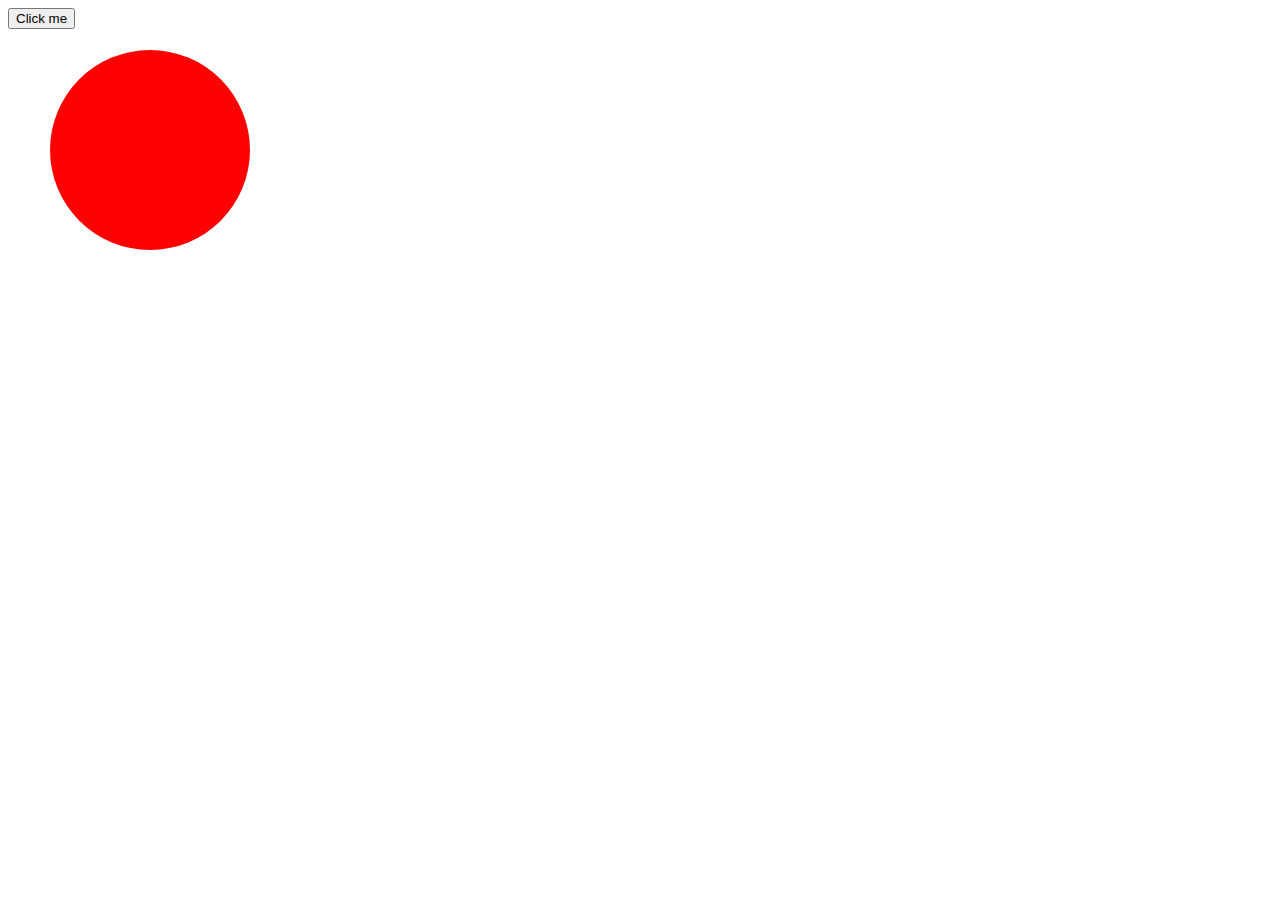
<file: js/day 5/index.html>
<!DOCTYPE html>
<html lang="en">
  <head>
    <meta charset="UTF-8" />
    <meta http-equiv="X-UA-Compatible" content="IE=edge" />
    <meta name="viewport" content="width=device-width, initial-scale=1.0" />
    <link rel="stylesheet" href="style.css" />
    <title>Document</title>
  </head>
  <body>
    <button onclick="start()">Click me</button>
    <div class="circle"></div>
    <script src="script.js"></script>
    <script></script>
  </body>
</html>
</file>
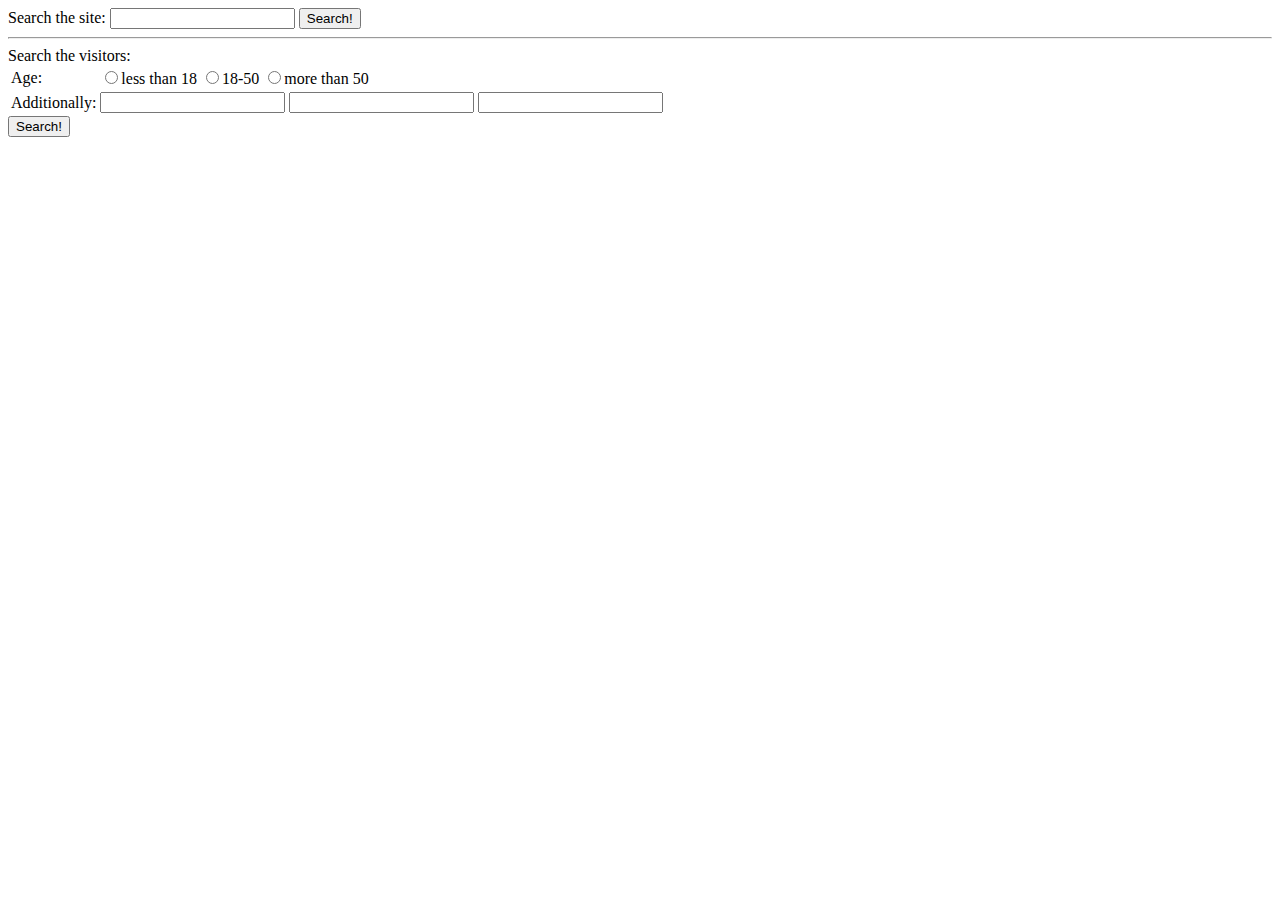
<file: js/day 8/index.html>
<!DOCTYPE html>
<html>
  <head>
    <meta charset="UTF-8" />
    <meta http-equiv="X-UA-Compatible" content="IE=edge" />
    <meta name="viewport" content="width=device-width, initial-scale=1.0" />
    <title>Document</title>
  </head>
  <body>
    <form name="search">
      <label
        >Search the site:
        <input type="text" name="search" />
      </label>
      <input type="submit" value="Search!" />
    </form>

    <hr />

    <form name="search-person">
      Search the visitors:
      <table id="age-table">
        <tr>
          <td>Age:</td>
          <td id="age-list">
            <label>
              <input type="radio" name="age" value="young" />less than 18</label
            >
            <label>
              <input type="radio" name="age" value="mature" />18-50</label
            >
            <label>
              <input type="radio" name="age" value="senior" />more than
              50</label
            >
          </td>
        </tr>

        <tr>
          <td>Additionally:</td>
          <td>
            <input type="text" name="info[0]" />
            <input type="text" name="info[1]" />
            <input type="text" name="info[2]" />
          </td>
        </tr>
      </table>

      <input type="submit" value="Search!" />
    </form>
    <script>
      //Пошук: getElement*, querySelector*
      let table = document.getElementById("age-table");
      table.querySelectorAll("#age-table label");
      table.querySelector("td");
      let form = document.querySelector('form[name="search"]');
      form.querySelector("input");
      let input = form.querySelectorAll("input");
      input[input.length - 1];
    </script>
  </body>
</html>
</file>
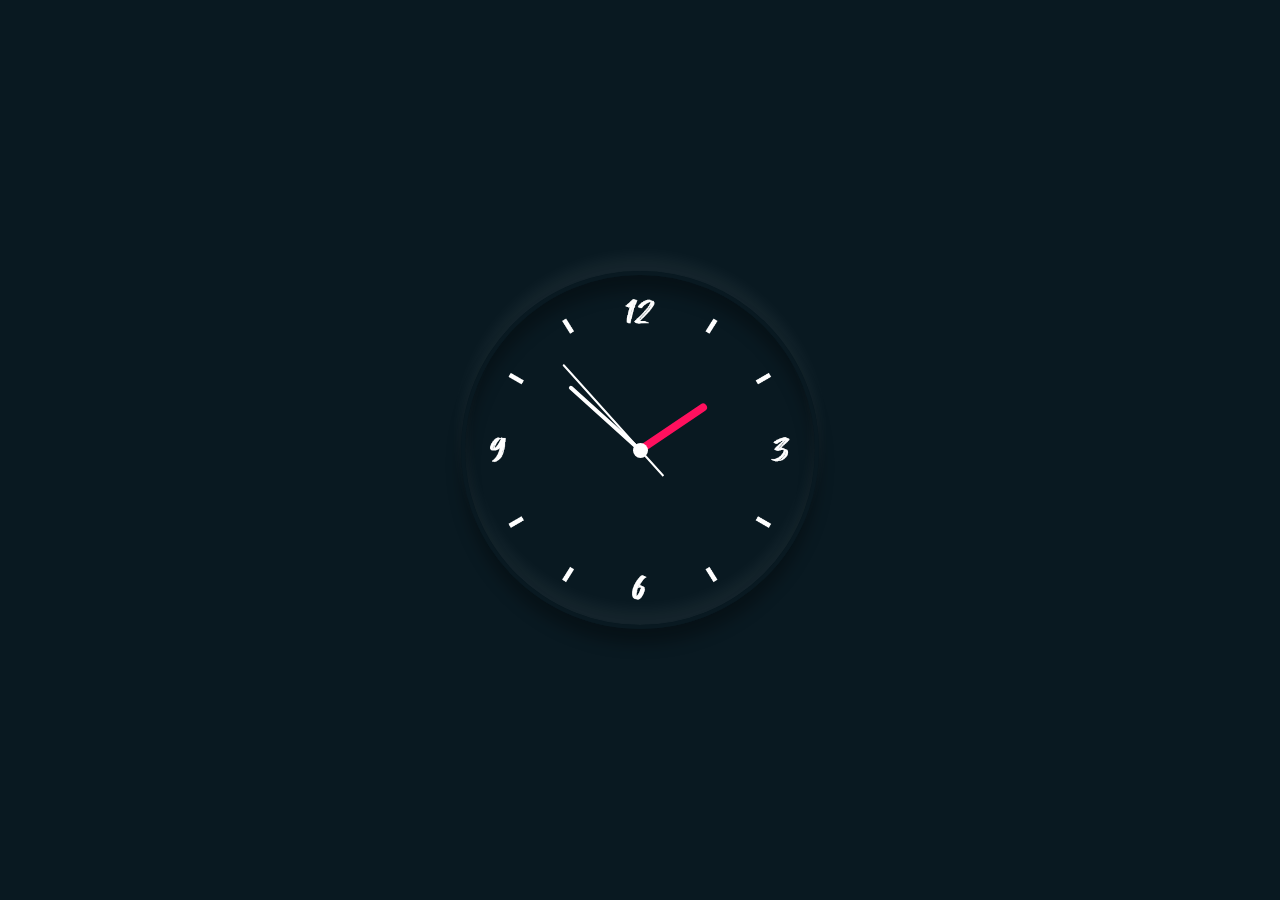
<file: js/Projects/Clock/index.html>
<!DOCTYPE html>
<html lang="en">
  <head>
    <meta charset="UTF-8" />
    <title>Neumorphism Clock</title>
    <link rel="stylesheet" href="./style.css" />
  </head>
  <body>
    <div class="clock">
      <div class="hour">
        <div class="hr" id="hr"></div>
      </div>

      <div class="minute">
        <div class="mn" id="mn"></div>
      </div>

      <div class="sec">
        <div class="sc" id="sc"></div>
      </div>
    </div>

    <script src="./script.js"></script>
  </body>
</html>
</file>
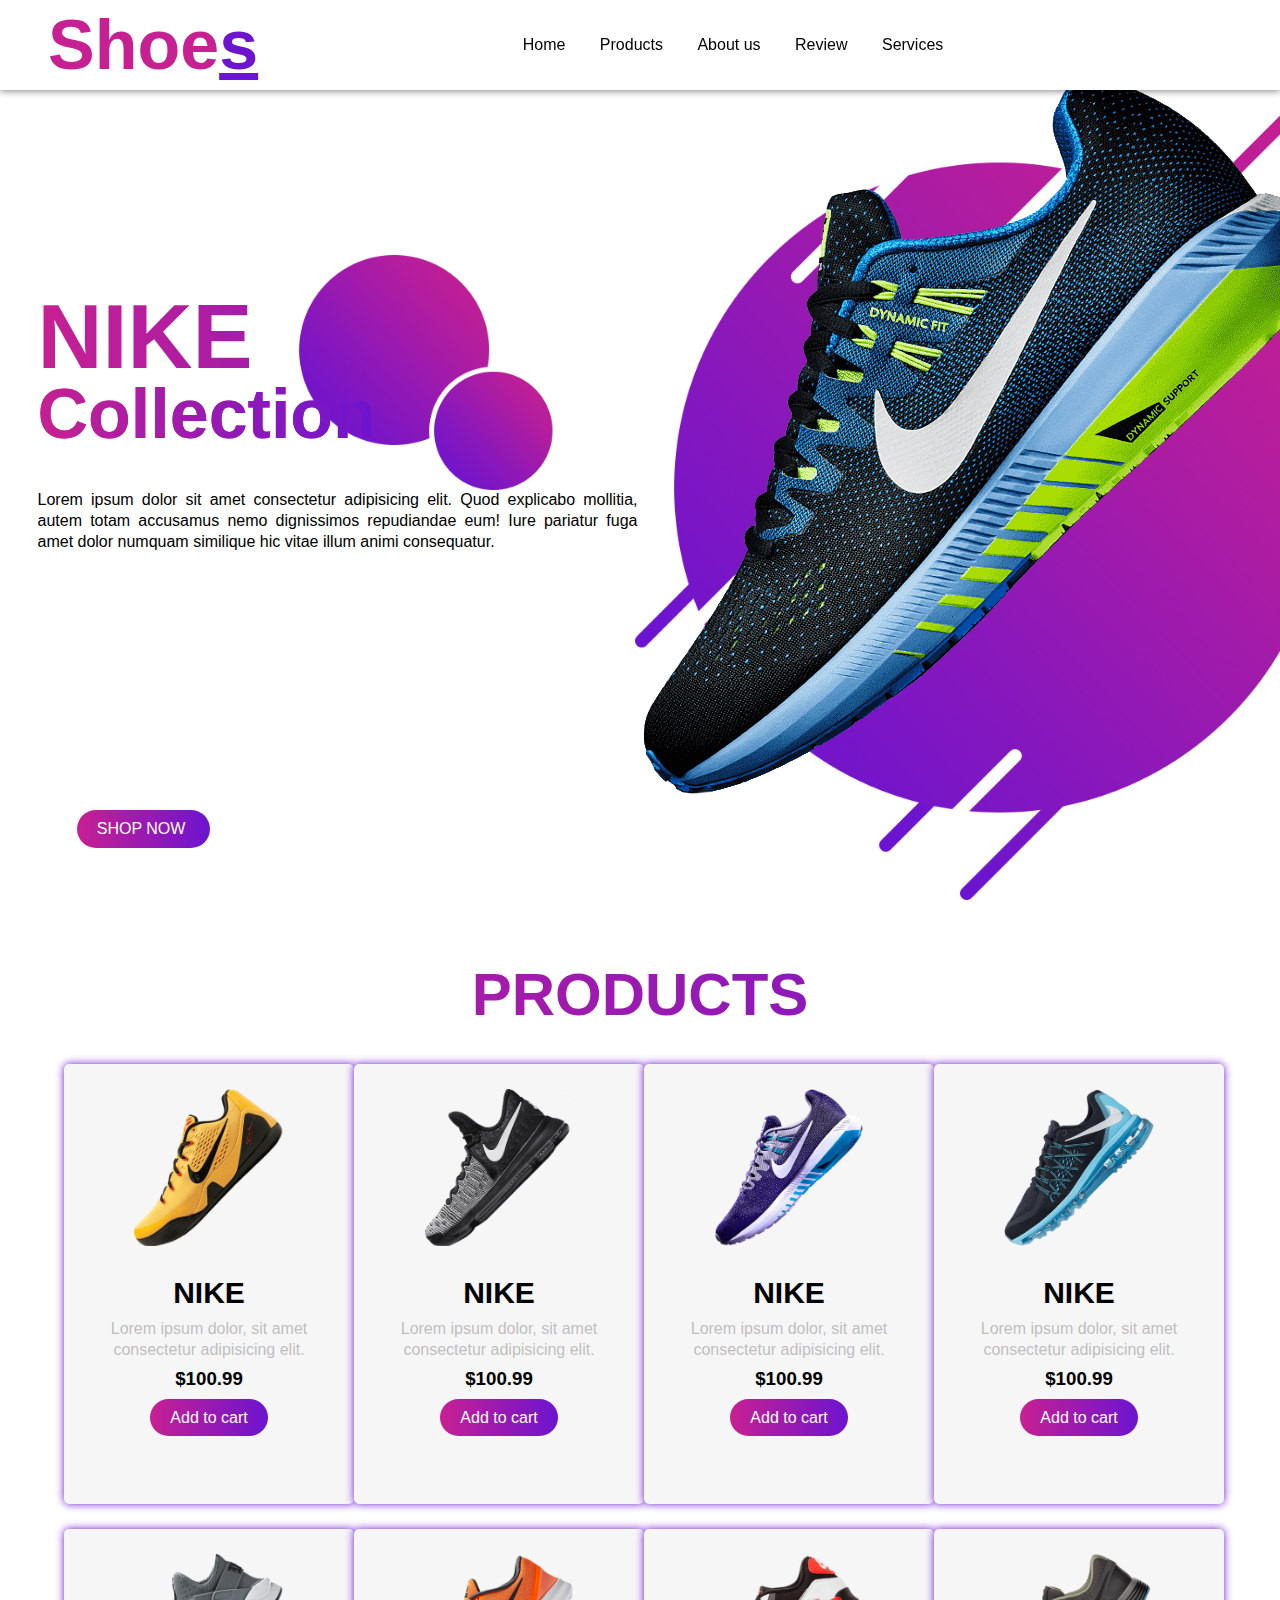
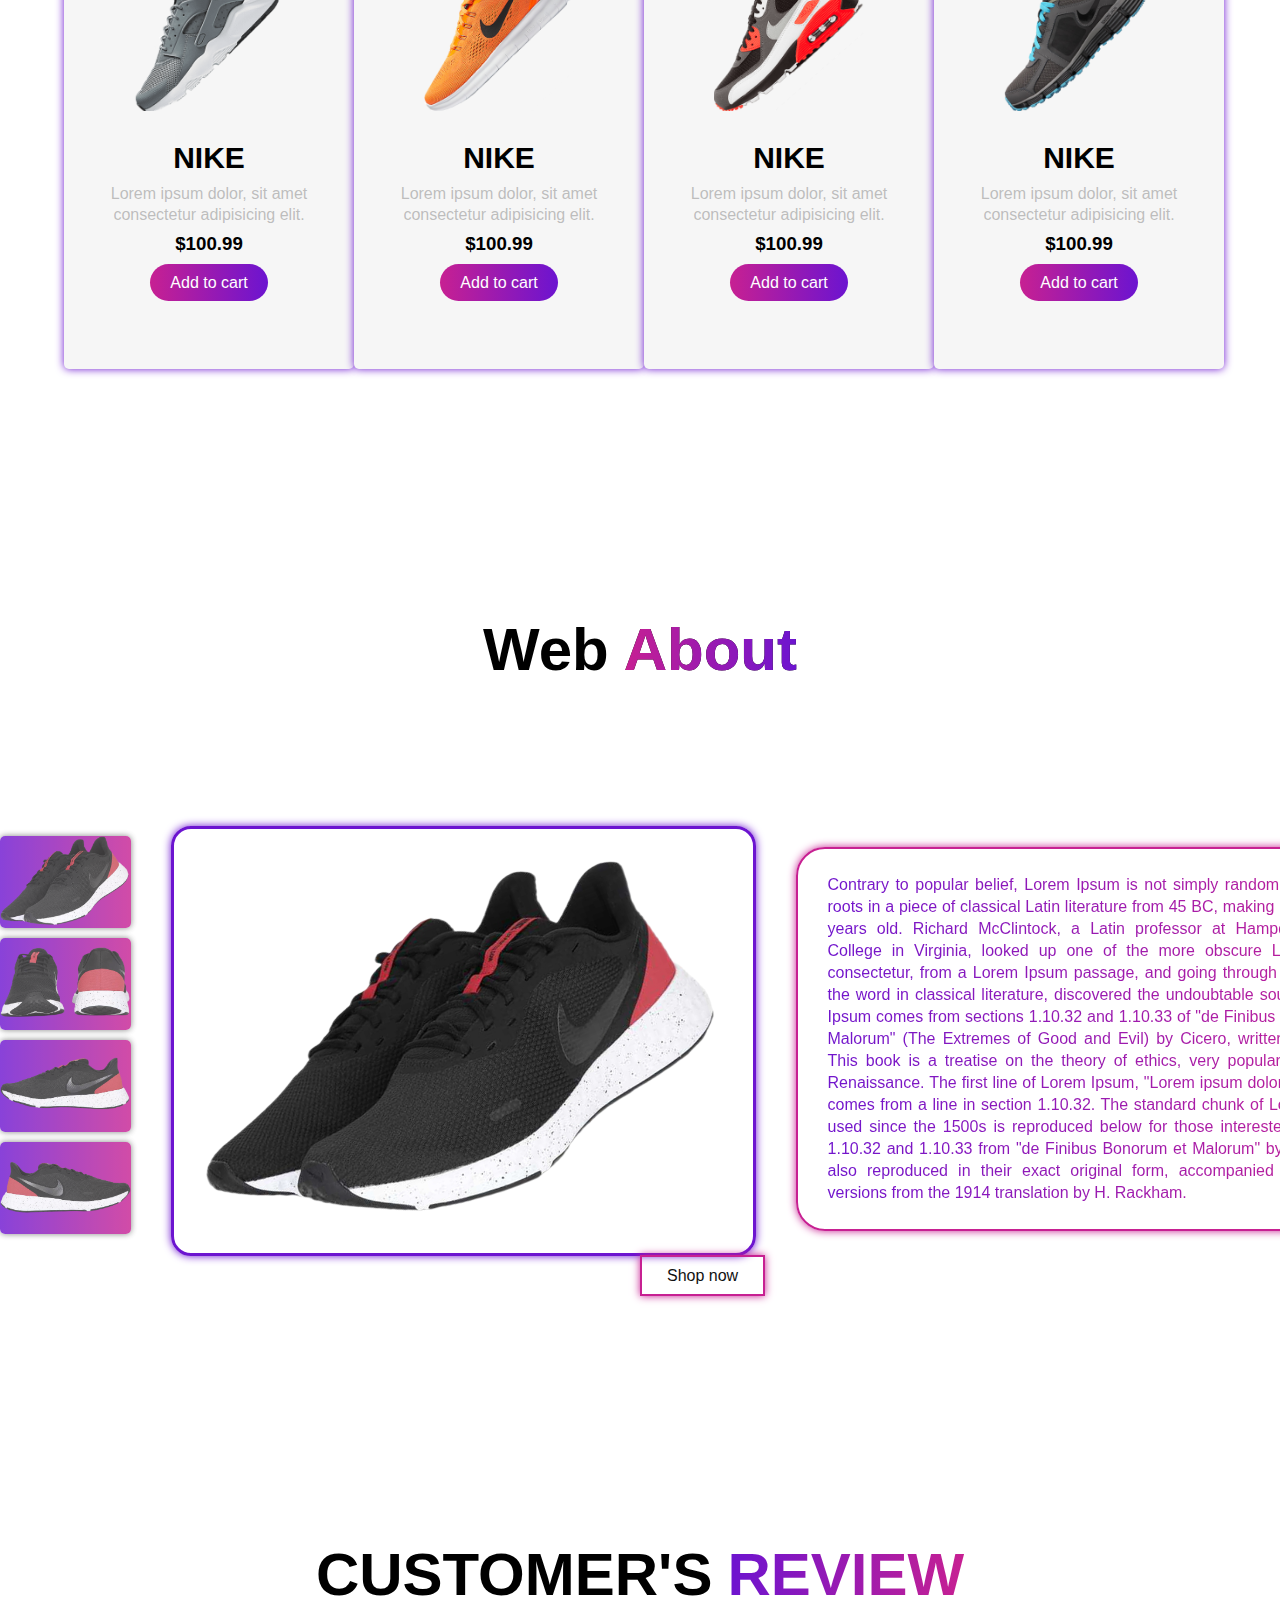
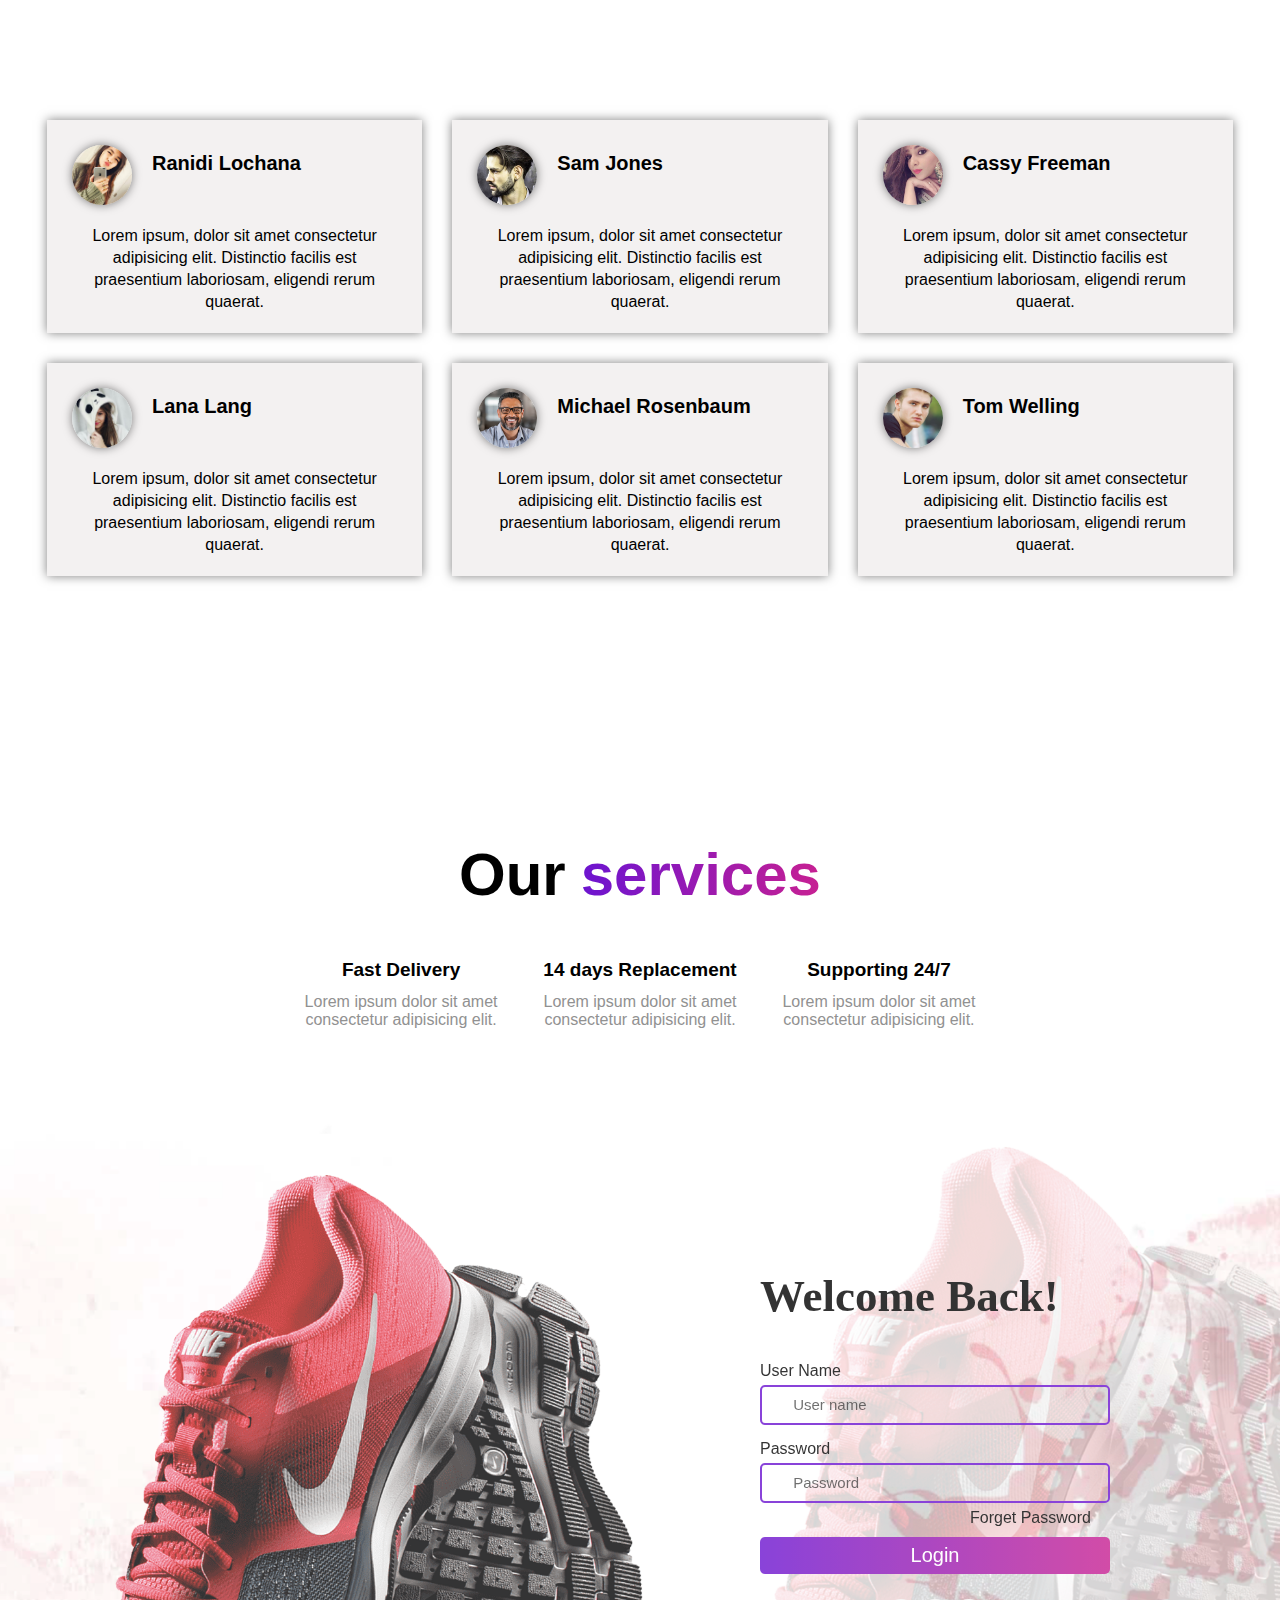
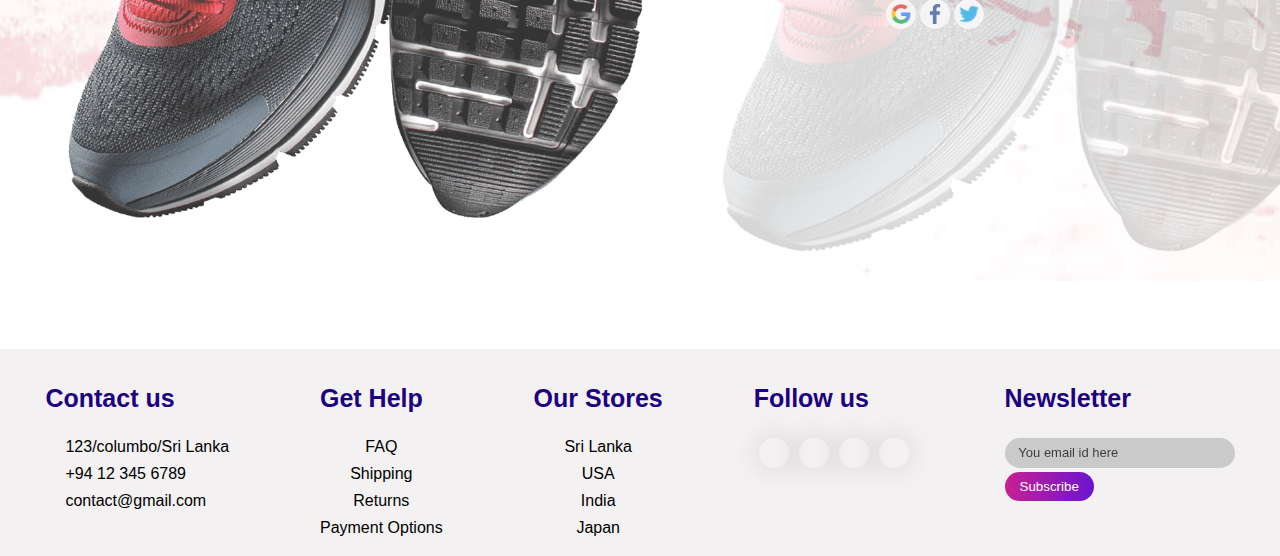
<file: js/Projects/Project_2/index.html>
<!DOCTYPE html>
<html lang="en">
  <head>
    <meta charset="UTF-8" />
    <meta http-equiv="X-UA-Compatible" content="IE=edge" />
    <meta name="viewport" content="width=device-width, initial-scale=1.0" />
    <title>Nike - Just do it</title>
    <link rel="stylesheet" href="style.css" />
    <link rel="shortcut icon" href="img/logo.png" />
    <link
      href="https://www.dafontfree.net/embed/cHl4aWRpdW0tcXVpY2stcmVndWxhciZkYXRhLzI3L3AvMTM5NDkxL1B5eGlkaXVtUXVpY2sudHRm"
      rel="stylesheet"
      type="text/css"
    />
    <link
      rel="stylesheet"
      href="https://cdnjs.cloudflare.com/ajax/libs/font-awesome/6.4.0/css/all.min.css"
      integrity="sha512-iecdLmaskl7CVkqkXNQ/ZH/XLlvWZOJyj7Yy7tcenmpD1ypASozpmT/E0iPtmFIB46ZmdtAc9eNBvH0H/ZpiBw=="
      crossorigin="anonymous"
      referrerpolicy="no-referrer"
    />
  </head>
  <body>
    <section>
      <nav>
        <div class="logo">
          <h1>Shoe<span>s</span></h1>
        </div>

        <ul>
          <li><a href="#Home">Home</a></li>
          <li><a href="#Products">Products</a></li>
          <li><a href="#About">About us</a></li>
          <li><a href="#Review">Review</a></li>
          <li><a href="#Services">Services</a></li>
        </ul>
        <div class="icons">
          <i class="fa-solid fa-heart"></i>
          <i class="fa-solid fa-cart-shopping"></i>
          <i class="fa-solid fa-user"></i>
        </div>
      </nav>
      <div class="main" id="Home">
        <div class="main-content">
          <div class="main-text">
            <h1>
              NIKE <br />
              <span>Collection</span>
            </h1>
            <p>
              Lorem ipsum dolor sit amet consectetur adipisicing elit. Quod
              explicabo mollitia, autem totam accusamus nemo dignissimos
              repudiandae eum! Iure pariatur fuga amet dolor numquam similique
              hic vitae illum animi consequatur.
            </p>
          </div>
          <div class="main-img">
            <img src="img/shoes.png" />
          </div>
        </div>
        <div class="social-icon">
          <i class="fa-brands fa-facebook"></i>
          <i class="fa-brands fa-twitter"></i>
          <i class="fa-brands fa-instagram"></i>
          <i class="fa-brands fa-whatsapp"></i>
        </div>
        <div class="button">
          <a href="#">SHOP NOW</a>
          <i class="fa-solid fa-chevrons-right"></i>
        </div>
      </div>
    </section>

    <div class="products" id="Products">
      <h1>Products</h1>
      <div class="box">
        <div class="card">
          <div class="small_card">
            <i class="fa-solid fa-heart"></i>
            <i class="fa-solid fa-share"></i>
          </div>
          <div class="image">
            <img src="img/shoes1.png" />
          </div>
          <div class="products_text">
            <h2>NIKE</h2>
            <p>Lorem ipsum dolor, sit amet consectetur adipisicing elit.</p>
            <h3>$100.99</h3>
            <div class="products_star">
              <i class="fa-solid fa-star"></i>
              <i class="fa-solid fa-star"></i>
              <i class="fa-solid fa-star"></i>
              <i class="fa-solid fa-star"></i>
              <i class="fa-solid fa-star"></i>
            </div>
            <a href="#" class="btn">Add to cart</a>
          </div>
        </div>
        <div class="card">
          <div class="small_card">
            <i class="fa-solid fa-heart"></i>
            <i class="fa-solid fa-share"></i>
          </div>
          <div class="image">
            <img src="img/shoes2.png" />
          </div>
          <div class="products_text">
            <h2>NIKE</h2>
            <p>Lorem ipsum dolor, sit amet consectetur adipisicing elit.</p>
            <h3>$100.99</h3>
            <div class="products_star">
              <i class="fa-solid fa-star"></i>
              <i class="fa-solid fa-star"></i>
              <i class="fa-solid fa-star"></i>
              <i class="fa-solid fa-star"></i>
              <i class="fa-solid fa-star"></i>
            </div>
            <a href="#" class="btn">Add to cart</a>
          </div>
        </div>
        <div class="card">
          <div class="small_card">
            <i class="fa-solid fa-heart"></i>
            <i class="fa-solid fa-share"></i>
          </div>
          <div class="image">
            <img src="img/shoes3.png" />
          </div>
          <div class="products_text">
            <h2>NIKE</h2>
            <p>Lorem ipsum dolor, sit amet consectetur adipisicing elit.</p>
            <h3>$100.99</h3>
            <div class="products_star">
              <i class="fa-solid fa-star"></i>
              <i class="fa-solid fa-star"></i>
              <i class="fa-solid fa-star"></i>
              <i class="fa-solid fa-star"></i>
              <i class="fa-solid fa-star"></i>
            </div>
            <a href="#" class="btn">Add to cart</a>
          </div>
        </div>
        <div class="card">
          <div class="small_card">
            <i class="fa-solid fa-heart"></i>
            <i class="fa-solid fa-share"></i>
          </div>
          <div class="image">
            <img src="img/shoes4.png" />
          </div>
          <div class="products_text">
            <h2>NIKE</h2>
            <p>Lorem ipsum dolor, sit amet consectetur adipisicing elit.</p>
            <h3>$100.99</h3>
            <div class="products_star">
              <i class="fa-solid fa-star"></i>
              <i class="fa-solid fa-star"></i>
              <i class="fa-solid fa-star"></i>
              <i class="fa-solid fa-star"></i>
              <i class="fa-solid fa-star"></i>
            </div>
            <a href="#" class="btn">Add to cart</a>
          </div>
        </div>
        <div class="card">
          <div class="small_card">
            <i class="fa-solid fa-heart"></i>
            <i class="fa-solid fa-share"></i>
          </div>
          <div class="image">
            <img src="img/shoes5.png" />
          </div>
          <div class="products_text">
            <h2>NIKE</h2>
            <p>Lorem ipsum dolor, sit amet consectetur adipisicing elit.</p>
            <h3>$100.99</h3>
            <div class="products_star">
              <i class="fa-solid fa-star"></i>
              <i class="fa-solid fa-star"></i>
              <i class="fa-solid fa-star"></i>
              <i class="fa-solid fa-star"></i>
              <i class="fa-solid fa-star"></i>
            </div>
            <a href="#" class="btn">Add to cart</a>
          </div>
        </div>
        <div class="card">
          <div class="small_card">
            <i class="fa-solid fa-heart"></i>
            <i class="fa-solid fa-share"></i>
          </div>
          <div class="image">
            <img src="img/shoes6.png" />
          </div>
          <div class="products_text">
            <h2>NIKE</h2>
            <p>Lorem ipsum dolor, sit amet consectetur adipisicing elit.</p>
            <h3>$100.99</h3>
            <div class="products_star">
              <i class="fa-solid fa-star"></i>
              <i class="fa-solid fa-star"></i>
              <i class="fa-solid fa-star"></i>
              <i class="fa-solid fa-star"></i>
              <i class="fa-solid fa-star"></i>
            </div>
            <a href="#" class="btn">Add to cart</a>
          </div>
        </div>
        <div class="card">
          <div class="small_card">
            <i class="fa-solid fa-heart"></i>
            <i class="fa-solid fa-share"></i>
          </div>
          <div class="image">
            <img src="img/shoes7.png" />
          </div>
          <div class="products_text">
            <h2>NIKE</h2>
            <p>Lorem ipsum dolor, sit amet consectetur adipisicing elit.</p>
            <h3>$100.99</h3>
            <div class="products_star">
              <i class="fa-solid fa-star"></i>
              <i class="fa-solid fa-star"></i>
              <i class="fa-solid fa-star"></i>
              <i class="fa-solid fa-star"></i>
              <i class="fa-solid fa-star"></i>
            </div>
            <a href="#" class="btn">Add to cart</a>
          </div>
        </div>
        <div class="card">
          <div class="small_card">
            <i class="fa-solid fa-heart"></i>
            <i class="fa-solid fa-share"></i>
          </div>
          <div class="image">
            <img src="img/shoes8.png" />
          </div>
          <div class="products_text">
            <h2>NIKE</h2>
            <p>Lorem ipsum dolor, sit amet consectetur adipisicing elit.</p>
            <h3>$100.99</h3>
            <div class="products_star">
              <i class="fa-solid fa-star"></i>
              <i class="fa-solid fa-star"></i>
              <i class="fa-solid fa-star"></i>
              <i class="fa-solid fa-star"></i>
              <i class="fa-solid fa-star"></i>
            </div>
            <a href="#" class="btn">Add to cart</a>
          </div>
        </div>
      </div>
    </div>

    <div class="about" id="About">
      <h1>Web<span>About</span></h1>
      <div class="about_main">
        <div class="about_img">
          <div class="about_small_img">
            <img src="img/red_shoes1.png" onclick="functio(this)" alt="" />
            <img src="img/red_shoes2.png" onclick="functio(this)" alt="" />
            <img src="img/red_shoes3.png" onclick="functio(this)" alt="" />
            <img src="img/red_shoes4.png" onclick="functio(this)" alt="" />
          </div>

          <div class="image_container">
            <img src="img/red_shoes1.png" id="imagebox" alt="" />
          </div>
        </div>

        <div class="about_text">
          <p>
            Contrary to popular belief, Lorem Ipsum is not simply random text.
            It has roots in a piece of classical Latin literature from 45 BC,
            making it over 2000 years old. Richard McClintock, a Latin professor
            at Hampden-Sydney College in Virginia, looked up one of the more
            obscure Latin words, consectetur, from a Lorem Ipsum passage, and
            going through the cites of the word in classical literature,
            discovered the undoubtable source. Lorem Ipsum comes from sections
            1.10.32 and 1.10.33 of "de Finibus Bonorum et Malorum" (The Extremes
            of Good and Evil) by Cicero, written in 45 BC. This book is a
            treatise on the theory of ethics, very popular during the
            Renaissance. The first line of Lorem Ipsum, "Lorem ipsum dolor sit
            amet..", comes from a line in section 1.10.32. The standard chunk of
            Lorem Ipsum used since the 1500s is reproduced below for those
            interested. Sections 1.10.32 and 1.10.33 from "de Finibus Bonorum et
            Malorum" by Cicero are also reproduced in their exact original form,
            accompanied by English versions from the 1914 translation by H.
            Rackham.
          </p>
        </div>
      </div>
      <a href="#" class="about_btn">Shop now</a>
      <script>
        function functio(small) {
          var full = document.getElementById("imagebox");
          full.src = small.src;
        }
      </script>
    </div>

    <div class="review" id="Review">
      <h1>Customer's <span>review</span></h1>

      <div class="review_box">
        <div class="review_card">
          <div class="card_top">
            <div class="profile">
              <div class="profile_img">
                <img src="img/girl_dp1.jpg" alt="" />
              </div>
              <div class="name">
                <strong>Ranidi Lochana</strong>
                <div class="like">
                  <i class="fa-solid fa-star"></i>
                  <i class="fa-solid fa-star"></i>
                  <i class="fa-solid fa-star"></i>
                  <i class="fa-solid fa-star"></i>
                  <i class="fa-solid fa-star"></i>
                </div>
              </div>
            </div>
          </div>
          <div class="comment">
            <p>
              Lorem ipsum, dolor sit amet consectetur adipisicing elit.
              Distinctio facilis est praesentium laboriosam, eligendi rerum
              quaerat.
            </p>
          </div>
        </div>

        <div class="review_card">
          <div class="card_top">
            <div class="profile">
              <div class="profile_img">
                <img src="img/man_dp1.jpg" alt="" />
              </div>
              <div class="name">
                <strong>Sam Jones</strong>
                <div class="like">
                  <i class="fa-solid fa-star"></i>
                  <i class="fa-solid fa-star"></i>
                  <i class="fa-solid fa-star"></i>
                  <i class="fa-solid fa-star"></i>
                  <i class="fa-solid fa-star"></i>
                </div>
              </div>
            </div>
          </div>
          <div class="comment">
            <p>
              Lorem ipsum, dolor sit amet consectetur adipisicing elit.
              Distinctio facilis est praesentium laboriosam, eligendi rerum
              quaerat.
            </p>
          </div>
        </div>

        <div class="review_card">
          <div class="card_top">
            <div class="profile">
              <div class="profile_img">
                <img src="img/gir_dp2.jpg" alt="" />
              </div>
              <div class="name">
                <strong>Cassy Freeman</strong>
                <div class="like">
                  <i class="fa-solid fa-star"></i>
                  <i class="fa-solid fa-star"></i>
                  <i class="fa-solid fa-star"></i>
                  <i class="fa-solid fa-star"></i>
                  <i class="fa-regular fa-star-half-stroke"></i>
                </div>
              </div>
            </div>
          </div>
          <div class="comment">
            <p>
              Lorem ipsum, dolor sit amet consectetur adipisicing elit.
              Distinctio facilis est praesentium laboriosam, eligendi rerum
              quaerat.
            </p>
          </div>
        </div>
      </div>
      <div class="review_box">
        <div class="review_card">
          <div class="card_top">
            <div class="profile">
              <div class="profile_img">
                <img src="img/gir_dp3.jpg" alt="" />
              </div>
              <div class="name">
                <strong>Lana Lang</strong>
                <div class="like">
                  <i class="fa-solid fa-star"></i>
                  <i class="fa-solid fa-star"></i>
                  <i class="fa-solid fa-star"></i>
                  <i class="fa-solid fa-star"></i>
                  <i class="fa-solid fa-star"></i>
                </div>
              </div>
            </div>
          </div>
          <div class="comment">
            <p>
              Lorem ipsum, dolor sit amet consectetur adipisicing elit.
              Distinctio facilis est praesentium laboriosam, eligendi rerum
              quaerat.
            </p>
          </div>
        </div>

        <div class="review_card">
          <div class="card_top">
            <div class="profile">
              <div class="profile_img">
                <img src="img/man_dp2.jpg" alt="" />
              </div>
              <div class="name">
                <strong>Michael Rosenbaum</strong>
                <div class="like">
                  <i class="fa-solid fa-star"></i>
                  <i class="fa-solid fa-star"></i>
                  <i class="fa-solid fa-star"></i>
                  <i class="fa-solid fa-star"></i>
                  <i class="fa-regular fa-star-half-stroke"></i>
                </div>
              </div>
            </div>
          </div>
          <div class="comment">
            <p>
              Lorem ipsum, dolor sit amet consectetur adipisicing elit.
              Distinctio facilis est praesentium laboriosam, eligendi rerum
              quaerat.
            </p>
          </div>
        </div>

        <div class="review_card">
          <div class="card_top">
            <div class="profile">
              <div class="profile_img">
                <img src="img/man_dp3.jpg" alt="" />
              </div>
              <div class="name">
                <strong>Tom Welling</strong>
                <div class="like">
                  <i class="fa-solid fa-star"></i>
                  <i class="fa-solid fa-star"></i>
                  <i class="fa-solid fa-star"></i>
                  <i class="fa-regular fa-star"></i>
                  <i class="fa-regular fa-star"></i>
                </div>
              </div>
            </div>
          </div>
          <div class="comment">
            <p>
              Lorem ipsum, dolor sit amet consectetur adipisicing elit.
              Distinctio facilis est praesentium laboriosam, eligendi rerum
              quaerat.
            </p>
          </div>
        </div>
      </div>
    </div>

    <div class="services" id="Services">
      <h1>Our<span>services</span></h1>
      <div class="services_card">
        <div class="services_box">
          <i class="fa-sharp fa-solid fa-truck-fast"></i>
          <h3>Fast Delivery</h3>
          <p>Lorem ipsum dolor sit amet consectetur adipisicing elit.</p>
        </div>

        <div class="services_box">
          <i class="fa-solid fa-rotate-left"></i>
          <h3>14 days Replacement</h3>
          <p>Lorem ipsum dolor sit amet consectetur adipisicing elit.</p>
        </div>

        <div class="services_box">
          <i class="fa-solid fa-headset"></i>
          <h3>Supporting 24/7</h3>
          <p>Lorem ipsum dolor sit amet consectetur adipisicing elit.</p>
        </div>
      </div>
    </div>

    <div class="login_form">
      <div class="left">
        <img src="img/logshoes.png" alt="" />
      </div>
      <div class="right">
        <h1>Welcome Back!</h1>
        <form action="#" method="post">
          <p>User Name</p>
          <div class="user">
            <i class="fa-solid fa-user"></i>
            <input
              type="text"
              name="user"
              placeholder="User name"
              class="username"
            />
          </div>
          <p class="password_tag">Password</p>
          <div class="password">
            <i class="fa-solid fa-lock"></i>
            <input type="text" name="password" placeholder="Password" />
          </div>
          <p class="forget">Forget Password</p>
          <button type="submit">Login</button>
          <div class="login_icon">
            <a href="#"><img src="img/google.png" alt="" /></a>
            <a href="#"><img src="img/facebook.png" alt="" /></a>
            <a href="#"><img src="img/twitter.png" alt="" /></a>
          </div>
        </form>
      </div>
    </div>

    <footer>
      <div class="footer_main">
        <div class="tag">
          <h1>Contact us</h1>
          <a href="#"><i class="fa-solid fa-house"></i>123/columbo/Sri Lanka</a>
          <a href="#"><i class="fa-solid fa-phone"></i></i>+94 12 345 6789</a>
          <a href="#"><i class="fa-solid fa-envelope"></i></i>contact@gmail.com</a>
        </div>

        <div class="tag">
          <h1>Get Help</h1>
          <a href="#" class="center">FAQ</a>
          <a href="#" class="center">Shipping</a>
          <a href="#" class="center">Returns</a>
          <a href="#" class="center">Payment Options</a>
        </div>

        <div class="tag">
          <h1>Our Stores</h1>
          <a href="#" class="center">Sri Lanka</a>
          <a href="#" class="center">USA</a>
          <a href="#" class="center">India</a>
          <a href="#" class="center">Japan</a>
        </div>

        <div class="tag">
          <h1>Follow us</h1>
          <div class="social_links">
              <a href="#" class="center"><i class="fa-brands fa-facebook"></i>
              <a href="#" class="center"><i class="fa-brands fa-twitter"></i></a>
              <a href="#" class="center"><i class="fa-brands fa-instagram"></i></a>
              <a href="#" class="center"><i class="fa-brands fa-whatsapp"></i></a></a>
          </div>
        </div>

        <div class="tag">
          <h1>Newsletter</h1>
          <div class="search_bar">
            <input type="text" placeholder="You email id here">
            <button type="submit">Subscribe</button>
          </div>
          
        </div>
      </div>
    </footer>

  </body>
</html>
</file>
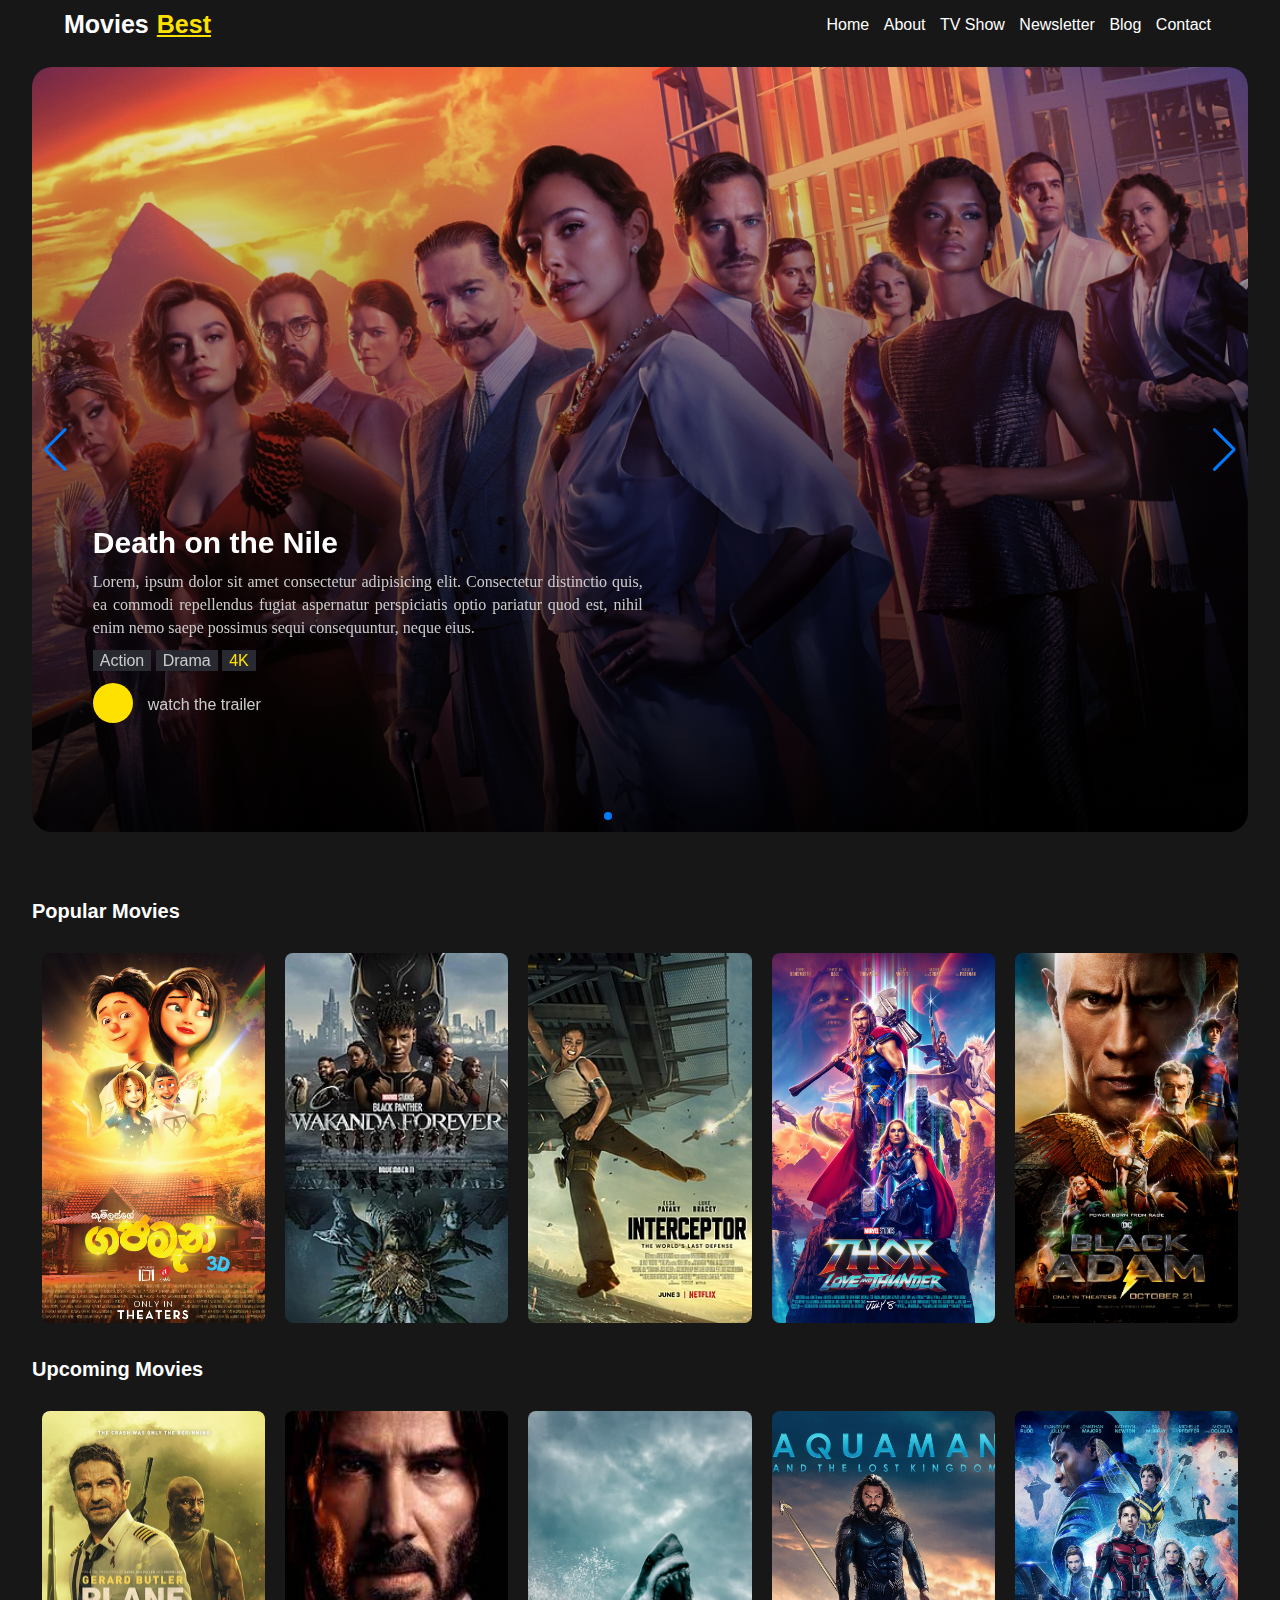
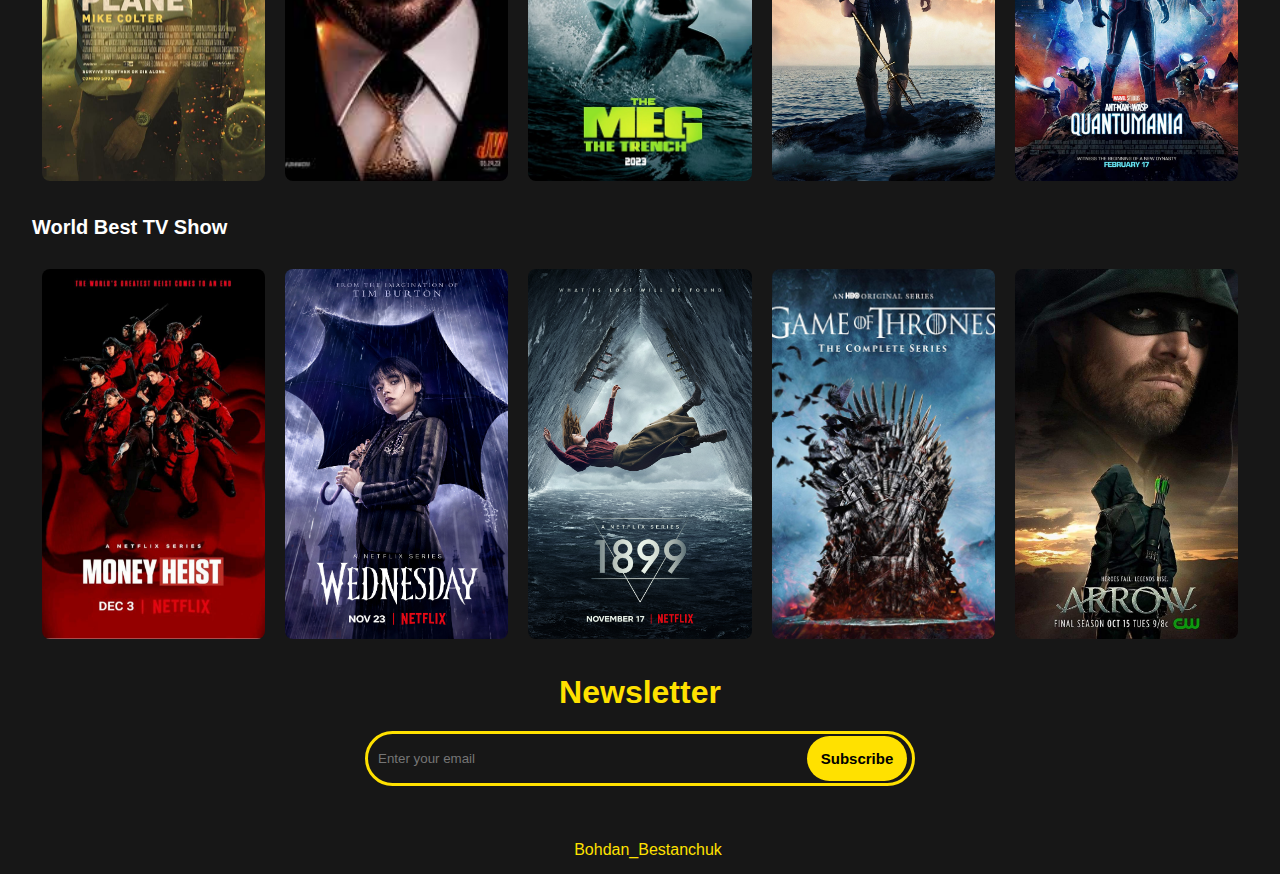
<file: js/Projects/Project_4/index.html>
<!DOCTYPE html>
<html lang="en">
  <head>
    <meta charset="UTF-8" />
    <meta http-equiv="X-UA-Compatible" content="IE=edge" />
    <meta name="viewport" content="width=device-width, initial-scale=1.0" />
    <title>Movies Website</title>
    <link rel="stylesheet" href="style.css" />
    <script src="script.js" defer></script>
    <link
      rel="stylesheet"
      href="https://cdn.jsdelivr.net/npm/swiper@9/swiper-bundle.min.css"
    />
    <link
      rel="stylesheet"
      href="https://cdnjs.cloudflare.com/ajax/libs/font-awesome/6.2.1/css/all.min.css"
      integrity="sha512-MV7K8+y+gLIBoVD59lQIYicR65iaqukzvf/nwasF0nqhPay5w/9lJmVM2hMDcnK1OnMGCdVK+iQrJ7lzPJQd1w=="
      crossorigin="anonymous"
      referrerpolicy="no-referrer"
    />
  </head>
  <body>
    <section>
      <nav>
        <div class="logo">
          <h1>Movies<span>Best</span></h1>
        </div>

        <div class="right">
          <ul>
            <li><a href="#">Home</a></li>
            <li><a href="#">About</a></li>
            <li><a href="#">TV Show</a></li>
            <li><a href="#">Newsletter</a></li>
            <li><a href="#">Blog</a></li>
            <li><a href="#">Contact</a></li>
          </ul>
        </div>
      </nav>

      <div class="swiper mySwiper">
        <div class="swiper-wrapper">
          <div class="swiper-slide">
            <div class="image">
              <div class="black">
                <h1>Death on the Nile</h1>
                <div class="star">
                  <i class="fa-solid fa-star"></i>
                  <i class="fa-solid fa-star"></i>
                  <i class="fa-solid fa-star"></i>
                  <i class="fa-solid fa-star-half-stroke"></i>
                  <i class="fa-regular fa-star"></i>
                </div>
                <p>
                  Lorem, ipsum dolor sit amet consectetur adipisicing elit.
                  Consectetur distinctio quis, ea commodi repellendus fugiat
                  aspernatur perspiciatis optio pariatur quod est, nihil enim
                  nemo saepe possimus sequi consequuntur, neque eius.
                </p>
                <div class="genre">
                  <a href="#" class="category">Action</a>
                  <a href="#" class="category">Drama</a>
                  <a href="#" class="category"><span>4K</span></a>
                </div>
                <div class="watch">
                  <i class="fa-solid fa-play"></i>
                  <p>watch the trailer</p>
                </div>
              </div>

              <img src="image/background.jpg" />
            </div>
          </div>

          <div class="swiper-slide">
            <div class="image">
              <div class="black">
                <h1>The Maze Runer</h1>
                <div class="star">
                  <i class="fa-solid fa-star"></i>
                  <i class="fa-solid fa-star"></i>
                  <i class="fa-solid fa-star"></i>
                  <i class="fa-solid fa-star-half-stroke"></i>
                  <i class="fa-regular fa-star"></i>
                </div>
                <p>
                  Lorem, ipsum dolor sit amet consectetur adipisicing elit.
                  Consectetur distinctio quis, ea commodi repellendus fugiat
                  aspernatur perspiciatis optio pariatur quod est, nihil enim
                  nemo saepe possimus sequi consequuntur, neque eius.
                </p>
                <div class="genre">
                  <a href="#" class="category">Action</a>
                  <a href="#" class="category">Drama</a>
                  <a href="#" class="category"><span>4K</span></a>
                </div>
                <div class="watch">
                  <i class="fa-solid fa-play"></i>
                  <p>watch the trailer</p>
                </div>
              </div>

              <img src="image/background_1.jpg" />
            </div>
          </div>

          <div class="swiper-slide">
            <div class="image">
              <div class="black">
                <h1>The Avengers</h1>
                <div class="star">
                  <i class="fa-solid fa-star"></i>
                  <i class="fa-solid fa-star"></i>
                  <i class="fa-solid fa-star"></i>
                  <i class="fa-solid fa-star-half-stroke"></i>
                  <i class="fa-regular fa-star"></i>
                </div>
                <p>
                  Lorem, ipsum dolor sit amet consectetur adipisicing elit.
                  Consectetur distinctio quis, ea commodi repellendus fugiat
                  aspernatur perspiciatis optio pariatur quod est, nihil enim
                  nemo saepe possimus sequi consequuntur, neque eius.
                </p>
                <div class="genre">
                  <a href="#" class="category">Action</a>
                  <a href="#" class="category">Drama</a>
                  <a href="#" class="category"><span>4K</span></a>
                </div>
                <div class="watch">
                  <i class="fa-solid fa-play"></i>
                  <p>watch the trailer</p>
                </div>
              </div>

              <img src="image/background_2.jpg" />
            </div>
          </div>

          <div class="swiper-slide">
            <div class="image">
              <div class="black">
                <h1>Fullmetal Alchemist: Final Transmutation</h1>
                <div class="star">
                  <i class="fa-solid fa-star"></i>
                  <i class="fa-solid fa-star"></i>
                  <i class="fa-solid fa-star"></i>
                  <i class="fa-solid fa-star-half-stroke"></i>
                  <i class="fa-regular fa-star"></i>
                </div>
                <p>
                  Lorem, ipsum dolor sit amet consectetur adipisicing elit.
                  Consectetur distinctio quis, ea commodi repellendus fugiat
                  aspernatur perspiciatis optio pariatur quod est, nihil enim
                  nemo saepe possimus sequi consequuntur, neque eius.
                </p>
                <div class="genre">
                  <a href="#" class="category">Action</a>
                  <a href="#" class="category">Drama</a>
                  <a href="#" class="category"><span>4K</span></a>
                </div>
                <div class="watch">
                  <i class="fa-solid fa-play"></i>
                  <p>watch the trailer</p>
                </div>
              </div>

              <img src="image/background_4.jpg" />
            </div>
          </div>

          <div class="swiper-slide">
            <div class="image">
              <div class="black">
                <h1>Apocalypto</h1>
                <div class="star">
                  <i class="fa-solid fa-star"></i>
                  <i class="fa-solid fa-star"></i>
                  <i class="fa-solid fa-star"></i>
                  <i class="fa-solid fa-star-half-stroke"></i>
                  <i class="fa-regular fa-star"></i>
                </div>
                <p>
                  Lorem, ipsum dolor sit amet consectetur adipisicing elit.
                  Consectetur distinctio quis, ea commodi repellendus fugiat
                  aspernatur perspiciatis optio pariatur quod est, nihil enim
                  nemo saepe possimus sequi consequuntur, neque eius.
                </p>
                <div class="genre">
                  <a href="#" class="category">Action</a>
                  <a href="#" class="category">Drama</a>
                  <a href="#" class="category"><span>4K</span></a>
                </div>
                <div class="watch">
                  <i class="fa-solid fa-play"></i>
                  <p>watch the trailer</p>
                </div>
              </div>

              <img src="image/background_5.jpg" />
            </div>
          </div>
        </div>
        <div class="swiper-button-next"></div>
        <div class="swiper-button-prev"></div>
        <div class="swiper-pagination"></div>
      </div>
    </section>

    <div class="second">
      <div class="latest">
        <h1>Popular Movies</h1>

        <div class="box">
          <div class="card">
            <div class="details">
              <div class="left">
                <p class="name">Gajaman</p>
                <div class="date_quality">
                  <p class="quality">HD</p>
                  <p class="date">2023</p>
                </div>
                <p class="category">Animation/Comedy</p>

                <div class="info">
                  <div class="rate">
                    <i class="fa-solid fa-star"></i>
                    <p>9.2</p>
                  </div>
                  <div class="time">
                    <i class="fa-regular fa-clock"></i>
                    <p>120min</p>
                  </div>
                </div>
              </div>

              <div class="right">
                <i class="fa-solid fa-play"></i>
              </div>
            </div>

            <img src="image/gajaman.jpg" />
          </div>

          <div class="card">
            <div class="details">
              <div class="left">
                <p class="name">Black Panther: Wakanda Forever</p>
                <div class="date_quality">
                  <p class="quality">HD</p>
                  <p class="date">2022</p>
                </div>
                <p class="category">Action/Adventure</p>

                <div class="info">
                  <div class="rate">
                    <i class="fa-solid fa-star"></i>
                    <p>7.1</p>
                  </div>
                  <div class="time">
                    <i class="fa-regular fa-clock"></i>
                    <p>120min</p>
                  </div>
                </div>
              </div>

              <div class="right">
                <i class="fa-solid fa-play"></i>
              </div>
            </div>

            <img src="image/Black_Panther.webp" />
          </div>

          <div class="card">
            <div class="details">
              <div class="left">
                <p class="name">Interceptor</p>
                <div class="date_quality">
                  <p class="quality">HD</p>
                  <p class="date">2022</p>
                </div>
                <p class="category">Action/Adventure</p>

                <div class="info">
                  <div class="rate">
                    <i class="fa-solid fa-star"></i>
                    <p>4.6</p>
                  </div>
                  <div class="time">
                    <i class="fa-regular fa-clock"></i>
                    <p>120min</p>
                  </div>
                </div>
              </div>

              <div class="right">
                <i class="fa-solid fa-play"></i>
              </div>
            </div>

            <img src="image/Interceptor.jpg" />
          </div>

          <div class="card">
            <div class="details">
              <div class="left">
                <p class="name">Thor: Love and Thunder</p>
                <div class="date_quality">
                  <p class="quality">HD</p>
                  <p class="date">2022</p>
                </div>
                <p class="category">Action/Adventure</p>

                <div class="info">
                  <div class="rate">
                    <i class="fa-solid fa-star"></i>
                    <p>6.3</p>
                  </div>
                  <div class="time">
                    <i class="fa-regular fa-clock"></i>
                    <p>120min</p>
                  </div>
                </div>
              </div>

              <div class="right">
                <i class="fa-solid fa-play"></i>
              </div>
            </div>

            <img src="image/Thor.jpg" />
          </div>

          <div class="card">
            <div class="details">
              <div class="left">
                <p class="name">Black Adam</p>
                <div class="date_quality">
                  <p class="quality">HD</p>
                  <p class="date">2022</p>
                </div>
                <p class="category">Action/Adventure</p>

                <div class="info">
                  <div class="rate">
                    <i class="fa-solid fa-star"></i>
                    <p>6.4</p>
                  </div>
                  <div class="time">
                    <i class="fa-regular fa-clock"></i>
                    <p>120min</p>
                  </div>
                </div>
              </div>

              <div class="right">
                <i class="fa-solid fa-play"></i>
              </div>
            </div>

            <img src="image/Black_Adam.jpg" />
          </div>
        </div>
      </div>
    </div>

    <div class="upcoming">
      <div class="movies_box">
        <h1>Upcoming Movies</h1>

        <div class="box">
          <div class="card">
            <div class="details">
              <div class="left">
                <p class="name">Plane</p>
                <div class="date_quality">
                  <p class="quality">HD</p>
                  <p class="date">2023</p>
                </div>
                <p class="category">Action/Thriller</p>

                <div class="info">
                  <div class="time">
                    <i class="fa-regular fa-clock"></i>
                    <p>120min</p>
                  </div>
                </div>
              </div>

              <div class="right">
                <i class="fa-solid fa-play"></i>
              </div>
            </div>

            <img src="image/plane.jpg" />
          </div>

          <div class="card">
            <div class="details">
              <div class="left">
                <p class="name">John Wick: Chapter 4</p>
                <div class="date_quality">
                  <p class="quality">HD</p>
                  <p class="date">2023</p>
                </div>
                <p class="category">Action/Neo-noir</p>

                <div class="info">
                  <div class="time">
                    <i class="fa-regular fa-clock"></i>
                    <p>120min</p>
                  </div>
                </div>
              </div>

              <div class="right">
                <i class="fa-solid fa-play"></i>
              </div>
            </div>

            <img src="image/john_wick.jfif" />
          </div>

          <div class="card">
            <div class="details">
              <div class="left">
                <p class="name">Meg 2: The Trench</p>
                <div class="date_quality">
                  <p class="quality">HD</p>
                  <p class="date">2023</p>
                </div>
                <p class="category">Adventure</p>

                <div class="info">
                  <div class="time">
                    <i class="fa-regular fa-clock"></i>
                    <p>120min</p>
                  </div>
                </div>
              </div>

              <div class="right">
                <i class="fa-solid fa-play"></i>
              </div>
            </div>

            <img src="image/meg.jpg" />
          </div>

          <div class="card">
            <div class="details">
              <div class="left">
                <p class="name">Aquaman and the Lost Kingdom</p>
                <div class="date_quality">
                  <p class="quality">HD</p>
                  <p class="date">2023</p>
                </div>
                <p class="category">Action/Fantasy</p>

                <div class="info">
                  <div class="time">
                    <i class="fa-regular fa-clock"></i>
                    <p>120min</p>
                  </div>
                </div>
              </div>

              <div class="right">
                <i class="fa-solid fa-play"></i>
              </div>
            </div>

            <img src="image/aquaman.jpg" />
          </div>

          <div class="card">
            <div class="details">
              <div class="left">
                <p class="name">Ant-Man and the Wasp: Quantumania</p>
                <div class="date_quality">
                  <p class="quality">HD</p>
                  <p class="date">2023</p>
                </div>
                <p class="category">Action/Adventure</p>

                <div class="info">
                  <div class="time">
                    <i class="fa-regular fa-clock"></i>
                    <p>120min</p>
                  </div>
                </div>
              </div>

              <div class="right">
                <i class="fa-solid fa-play"></i>
              </div>
            </div>

            <img src="image/ant_man.jpg" />
          </div>
        </div>
      </div>
    </div>

    <div class="show">
      <div class="tv_show">
        <h1>World Best TV Show</h1>

        <div class="box">
          <div class="card">
            <div class="details">
              <div class="left">
                <p class="name">Money Heist</p>
                <div class="date_quality">
                  <p class="quality">HD</p>
                  <p class="date">2017</p>
                </div>
                <p class="category">Thriller</p>

                <div class="info">
                  <div class="rate">
                    <i class="fa-solid fa-star"></i>
                    <p>8.2</p>
                  </div>
                  <div class="time">
                    <i class="fa-regular fa-clock"></i>
                    <p>120min</p>
                  </div>
                </div>
              </div>

              <div class="right">
                <i class="fa-solid fa-play"></i>
              </div>
            </div>

            <img src="image/money_heist.jpg" />
          </div>

          <div class="card">
            <div class="details">
              <div class="left">
                <p class="name">Wednseday</p>
                <div class="date_quality">
                  <p class="quality">HD</p>
                  <p class="date">2022</p>
                </div>
                <p class="category">Comedy</p>

                <div class="info">
                  <div class="rate">
                    <i class="fa-solid fa-star"></i>
                    <p>8.2</p>
                  </div>
                  <div class="time">
                    <i class="fa-regular fa-clock"></i>
                    <p>120min</p>
                  </div>
                </div>
              </div>

              <div class="right">
                <i class="fa-solid fa-play"></i>
              </div>
            </div>

            <img src="image/wednesday.jpg" />
          </div>

          <div class="card">
            <div class="details">
              <div class="left">
                <p class="name">1899</p>
                <div class="date_quality">
                  <p class="quality">HD</p>
                  <p class="date">2022</p>
                </div>
                <p class="category">Mystery</p>

                <div class="info">
                  <div class="rate">
                    <i class="fa-solid fa-star"></i>
                    <p>7.4</p>
                  </div>
                  <div class="time">
                    <i class="fa-regular fa-clock"></i>
                    <p>120min</p>
                  </div>
                </div>
              </div>

              <div class="right">
                <i class="fa-solid fa-play"></i>
              </div>
            </div>

            <img src="image/1899.jpg" />
          </div>

          <div class="card">
            <div class="details">
              <div class="left">
                <p class="name">Game of Thrones</p>
                <div class="date_quality">
                  <p class="quality">HD</p>
                  <p class="date">2011</p>
                </div>
                <p class="category">Drama</p>

                <div class="info">
                  <div class="rate">
                    <i class="fa-solid fa-star"></i>
                    <p>9.2</p>
                  </div>
                  <div class="time">
                    <i class="fa-regular fa-clock"></i>
                    <p>120min</p>
                  </div>
                </div>
              </div>

              <div class="right">
                <i class="fa-solid fa-play"></i>
              </div>
            </div>

            <img src="image/game_of_thrones.jpg" />
          </div>

          <div class="card">
            <div class="details">
              <div class="left">
                <p class="name">Arrow</p>
                <div class="date_quality">
                  <p class="quality">HD</p>
                  <p class="date">2012</p>
                </div>
                <p class="category">Drama</p>

                <div class="info">
                  <div class="rate">
                    <i class="fa-solid fa-star"></i>
                    <p>7.5</p>
                  </div>
                  <div class="time">
                    <i class="fa-regular fa-clock"></i>
                    <p>120min</p>
                  </div>
                </div>
              </div>

              <div class="right">
                <i class="fa-solid fa-play"></i>
              </div>
            </div>

            <img src="image/arrow.jpg" />
          </div>
        </div>
      </div>
    </div>

    <div class="newsletter">
      <h1>Newsletter</h1>

      <div class="news_card">
        <input type="email" name="" id="" placeholder="Enter your email" />
        <button type="submit">Subscribe</button>
      </div>
    </div>

    <p class="end">
      <span><i class="fa-solid fa-face-grin"></i>Bohdan_Bestanchuk</span>
    </p>

    <script src="https://cdn.jsdelivr.net/npm/swiper@9/swiper-bundle.min.js"></script>
  </body>
</html>
</file>
<file: js/day 5/style.css>
.message-ball {
  font-size: 20px;
  line-height: 200px;
  text-align: center;
}
.circle {
  transition-property: width, height;
  transition-duration: 2s;
  position: fixed;
  transform: translateX(-50%) translateY(-50%);
  background-color: red;
  border-radius: 50%;

  width: 200px;
  height: 200px;
  top: 150px;
  left: 150px;
}
</file>
<file: js/Projects/Clock/style.css>
* {
  margin: 0;
  padding: 0;
  box-sizing: ;
}

body {
  display: flex;
  justify-content: center;
  align-items: center;
  min-height: 100vh;
  background: #091921;
}

.clock {
  width: 350px;
  height: 350px;
  display: flex;
  justify-content: center;
  align-items: center;
  background: url("clock.png");
  background-size: cover;
  border: 4px solid #091921;
  border-radius: 50%;
  box-shadow: 0 -15px 15px rgba(255, 255, 255, 0.05),
    inset 0 -15px 15px rgba(255, 255, 255, 0.05), 0 15px 15px rgba(0, 0, 0, 0.3),
    inset 0 15px 15px rgba(0, 0, 0, 0.3);
}

.clock::before {
  content: "";
  position: absolute;
  width: 15px;
  height: 15px;
  background: #fff;
  border-radius: 50%;
  z-index: 10000;
}

.clock .hour,
.clock .min,
.clock .sec {
  position: absolute;
}

.clock .hour,
.hr {
  width: 160px;
  height: 160px;
}

.clock .min,
.mn {
  width: 190px;
  height: 190px;
}

.clock .sec,
.sc {
  width: 230px;
  height: 230px;
}

.hr,
.mn,
.sc {
  display: flex;
  justify-content: center;
  /*align-items: center;*/
  border-radius: 50%;
}

.hr:before {
  content: "";
  position: absolute;
  width: 8px;
  height: 80px;
  background: #ff105e;
  z-index: 10;
  border-radius: 6px 6px 0 0;
}

.mn:before {
  content: "";
  position: absolute;
  width: 4px;
  height: 90px;
  background: #fff;
  z-index: 11;
  border-radius: 6px 6px 0 0;
}

.sc:before {
  content: "";
  position: absolute;
  width: 2px;
  height: 150px;
  background: #fff;
  z-index: 12;
  border-radius: 6px 6px 0 0;
}
</file>
<file: js/Projects/Project_2/style.css>
* {
  margin: 0;
  padding: 0;
  box-sizing: border-box;
  font-family: sans-serif;
}
html {
  scroll-behavior: smooth;
}

::-webkit-scrollbar {
  width: 15px;
}

::-webkit-scrollbar-track {
  border-radius: 5px;
  box-shadow: inset 0 0 10px rgba(0, 0, 0, 0.25);
}

::-webkit-scrollbar-thumb {
  border-radius: 5px;
  background: linear-gradient(to top, #c72092, #6c14d0);
}

:root {
  --primary-color1: #6c14d0;
  --primary-color2: #c72092;
  --light-gradient: linear-gradient(to right, #c72092, #6c14d0);
  --primary-black: #111;
}

section {
  width: 100%;
  height: 100vh;
  background-image: url(img/bg1.png);
  background-size: cover;
  background-position: center;
}
section nav {
  display: flex;
  align-items: center;
  justify-content: space-around;
  box-shadow: 0 0 8px rgba(0, 0, 0, 0.6);
  background: #fff;
  position: fixed;
  top: 0;
  left: 0;
  right: 0;
  z-index: 100;
}

section nav .logo {
  font-size: 35px;
  color: #c72092;
  margin: 5px 0;
  cursor: pointer;
  position: relative;
  left: -4%;
}

section nav .logo span {
  color: #6c14d0;
  text-decoration: underline;
}

section nav ul {
  list-style: none;
}

section nav ul li {
  display: inline-block;
  margin: 5px 15px;
}

section nav ul li a {
  text-decoration: none;
  color: black;
  transition: 0.2s;
}

section nav ul li a:hover {
  color: #c72092;
}

section nav .icons i {
  margin: 0 4px;
  cursor: pointer;
  font-size: 18px;
  transition: 0.3s;
}

section nav .icons i:hover {
  color: #c72092;
}

section .main .main-content {
  display: flex;
  align-items: center;
  justify-content: space-around;
}

section .main .main-content .main-text h1 {
  font-size: 90px;
  line-height: 70px;
  font-family: pyxidium quick, sans-serif;
  background: linear-gradient(to right, #c72092, #6c14d0);
  background-clip: text;
  -webkit-background-clip: text;
  -webkit-text-fill-color: transparent;
  position: relative;
  top: 45px;
  left: 5%;
}

section .main .main-content .main-text h1 span {
  font-size: 70px;
  background: linear-gradient(to right, #c72092, #6c14d0);
  background-clip: text;
  -webkit-background-clip: text;
  -webkit-text-fill-color: transparent;
}

section .main .main-content .main-text p {
  width: 600px;
  text-align: justify;
  line-height: 21px;
  position: relative;
  top: 85px;
  left: 5%;
}
section .main .main-content .main-img {
  width: 650px;
  position: relative;
  left: 20px;
  top: 75px;
}

section .main .social-icon {
  position: absolute;
  top: 60%;
  left: 98%;
  transform: translate(-50%, -50%);
  font-size: 19px;
}

section .main .social-icon i {
  margin: 5px 0;
  cursor: pointer;
  transition: 0.3s;
}

section .main .social-icon i:hover {
  color: #c72092;
}

section .main .button {
  position: absolute;
  top: 90%;
  left: 6%;
  padding: 10px 20px;
  border-radius: 30px;
  background: linear-gradient(to right, #c72092, #6c14d0);
}

section .main .button a {
  color: #fff;
  text-decoration: none;
}

section .main .button i {
  color: #fff;
  margin-left: 5px;
  transition: 0.3s;
}

section .main .button:hover i {
  transform: translate(6px);
}

.products {
  width: 100%;
  height: 140vh;
  padding: 25px 0;
}

.products h1 {
  margin: 35px 0;
  font-size: 60px;
  display: flex;
  align-items: center;
  justify-content: center;
  text-transform: uppercase;
  background: linear-gradient(to right, #c72092, #6c14d0);
  background-clip: text;
  -webkit-background-clip: text;
  -webkit-text-fill-color: transparent;
}

.products .box {
  width: 90%;
  margin: 0 auto;
  display: grid;
  grid-template-columns: 1fr 1fr 1fr 1fr;
  grid-gap: 25px 0;
}

.products .box .card {
  width: 290px;
  height: 440px;
  box-shadow: 0 0 8px #6c14d0;
  border-radius: 5px;
  text-align: center;
  padding: 10px 20px;
  background: #f6f6f6;
}

.products .box .card .small_card {
  display: flex;
  flex-flow: column;
  position: absolute;
  margin: 10px 0;
  transform: translateX(-20px);
  transition: 0.3s;
  opacity: 0;
}

.products .box .card:hover .small_card {
  transform: translateX(2px);
  cursor: pointer;
  opacity: 1;
}

.products .box .card .image {
  display: flex;
  align-items: center;
  justify-content: center;
}

.products .box .card .image img {
  width: 150px;
  margin: 15px 0;
  transition: 0.2s;
}

.products .box .card:hover .image img {
  transform: scale(1.1);
}

.products .box .card .small_card i {
  width: 45px;
  height: 45px;
  border-radius: 5px;
  font-size: 18px;
  margin: 2px 0;
  line-height: 40px;
  border: 2 px solid #999999;
  transition: 0.2s;
}

.products .box .card .small_card i:hover {
  color: #c72092;
}

.products .box .card .products_text h2 {
  font-size: 30px;
  margin-top: 15px;
}

.products .box .card .products_text p {
  color: #91919191;
  line-height: 21px;
  margin: 8px 0;
}

.products .box .card .products_text h3 {
  margin: 5px 0;
}

.products .box .card .products_text .products_star {
  color: orange;
  margin-bottom: 19px;
  cursor: pointer;
}

.products .box .card .products_text .btn {
  text-decoration: none;
  padding: 10px 20px;
  background: linear-gradient(to right, #c72092, #6c14d0);
  color: #fff;
  border-radius: 50px;
}

.about {
  width: 100%;
  height: 100vh;
  padding: 35px 0;
}

.about h1 {
  font-size: 60px;
  margin-top: 20px;
  display: flex;
  align-items: center;
  justify-content: center;
  background: black;
  -webkit-background-clip: text;
  -webkit-text-fill-color: transparent;
}

.about h1 span {
  background: linear-gradient(to right, #c72092, #6c14d0);
  -webkit-background-clip: text;
  -webkit-text-fill-color: transparent;
  margin-left: 15px;
}

.about .about_main {
  position: relative;
  top: 40%;
  left: 50%;
  transform: translate(-50%, -50%);
  display: flex;
  justify-content: space-around;
  align-items: center;
}

.about .about_main .about_img {
  display: flex;
  margin-top: 50px;
}

.about .about_main .about_img .about_small_img {
  display: flex;
  flex-direction: column;
  position: relative;
  top: 15px;
}

.about .about_main .about_img .about_small_img img {
  height: 92px;
  margin: 5px 0;
  cursor: pointer;
  background: linear-gradient(to right, #6c14d0, #c72092);
  display: block;
  border-radius: 5px 5px;
  box-shadow: 0 0 6px rgba(0, 0, 0, 0.6);
  opacity: 0.8;
}

.about .about_main .about_img .about_small_img img:hover {
  opacity: 1;
}

.about .about_main .image_container {
  display: flex;
  padding: 10px;
  margin: 0 30px;
}

.about .about_main .image_container img {
  border: 3px solid #6c14d0;
  border-radius: 20px;
  height: 430px;
  padding: 30px;
  box-shadow: 0 0 8px #6c14d0;
}

.about .about_main .about_text {
  margin-top: 45px;
}

.about .about_main .about_text {
  margin-top: 45px;
}

.about .about_main .about_text p {
  background: linear-gradient(to left, #c72092, #6c14d0);
  -webkit-background-clip: text;
  -webkit-text-fill-color: transparent;
  line-height: 22px;
  text-align: justify;
  width: 600px;
  padding: 25px 30px;
  border: 2px solid #c72092;
  border-radius: 29px;
  box-shadow: 0 0 8px #c72092;
}

.about .about_btn {
  color: var(--primary-black);
  background: none;
  position: relative;
  top: 10%;
  left: 50%;
  transform: translate(-50%, -50%);
  padding: 10px 25px;
  border: 2px solid #c72092;
  text-decoration: none;
  box-shadow: 0 0 8px #c72092;
}

.about .about_btn:hover {
  border: 2px solid transparent;
  background: #c72092;
  color: #fff;
}

.review {
  width: 100%;
  height: 100vh;
  padding-top: 80px;
}

.review h1 {
  font-size: 60px;
  display: flex;
  align-items: center;
  justify-content: center;
  margin-bottom: 30px;
  text-transform: uppercase;
}

.review h1 span {
  background: linear-gradient(to left, #c72092, #6c14d0);
  -webkit-background-clip: text;
  -webkit-text-fill-color: transparent;
  margin-left: 15px;
}

.review .review_box {
  width: 95%;
  position: relative;
  top: 8%;
  display: flex;
  justify-content: center;
  align-items: center;
  margin: 0 auto;
}

.review .profile .profile_img {
  width: 60px;
  height: 60px;
  border-radius: 50%;
  overflow: hidden;
  margin: 5px 0;
  box-shadow: 0 0 10px rgba(0, 0, 0, 0.5);
  cursor: pointer;
  transition: 0.3s;
}

.review .profile .profile_img:hover {
  transform: scale(1.2);
}

.review .profile_img img {
  width: 100%;
  height: 100%;
  object-fit: cover;
  object-position: center;
}

.review .profile {
  display: flex;
  align-items: center;
}

.review .review_box .review_card {
  width: 500px;
  background: #f3f1f1;
  padding: 20px 25px;
  margin: 15px;
  box-shadow: 0 0 10px rgba(0, 0, 0, 0.5);
}

.review .review_box .review_card .card_top {
  display: flex;
  justify-content: space-between;
  align-items: center;
}

.review .review_box .review_card .card_top .profile .name {
  margin-left: 20px;
  line-height: 22px;
}

.review .review_box .review_card .card_top .profile .name strong {
  font-size: 20px;
}

.review .review_box .review_card .card_top .profile .name .like i {
  color: orange;
  display: inline-block;
  font-size: 12px;
}

.review .review_box .review_card .comment {
  text-align: center;
  line-height: 22px;
  margin-top: 15px;
}

.services {
  width: 70%;
  margin: 0 auto;
  text-align: center;
  padding: 80px 0 10px 0;
}

.services h1 {
  font-size: 60px;
  text-align: uppercase;
}

.services h1 span {
  margin-left: 15px;
  background: linear-gradient(to left, #c72092, #6c14d0);
  -webkit-background-clip: text;
  -webkit-text-fill-color: transparent;
}

.services .services_card {
  width: 80%;
  margin: 0 auto;
  display: flex;
  justify-content: space-between;
  align-items: center;
  position: relative;
  top: 50px;
}

.services .services_box i {
  font-size: 60px;
  color: orange;
  margin: 20px 0;
  cursor: pointer;
}

.services .services_box h3 {
  margin-bottom: 12px;
  font-size: 19px;
}

.services .services_box p {
  text-align: center;
  color: #919191;
  margin-bottom: 60px;
}

.login_form {
  width: 100%;
  height: 100vh;
  display: flex;
  justify-content: space-around;
  align-items: center;
  background: url(img/loging_bg.png);
  background-size: cover;
  background-position: center;
  opacity: 0.8;
}

.login_form .left img {
  width: 650px;
}

.login_form .right {
  position: relative;
  top: -50px;
  left: -60px;
  padding: 50px 80px;
}

.login_form .right h1 {
  font-family: prevattscriptssk;
  font-size: 45px;
  margin-bottom: 40px;
}

.login_form .right p {
  margin-bottom: 5px;
}

.login_form .right .user {
  border: 2px solid #6c14d0;
  border-radius: 5px;
  width: 350px;
  height: 40px;
  display: flex;
}

.login_form .right .user i {
  position: relative;
  top: 9px;
  left: 15px;
  color: var(--primary-color2);
}

.login_form .right .user .username {
  position: relative;
  left: 9%;
  width: 295px;
  background: none;
  outline: none;
  border: none;
  display: flex;
  font-size: 15px;
}

.login_form .right .password_tag {
  margin: 15px 0 5px 0;
}

.login_form .right .password {
  border: 2px solid #6c14d0;
  border-radius: 5px;
  width: 350px;
  height: 40px;
  display: flex;
}

.login_form .right .password i {
  position: relative;
  top: 9px;
  left: 15px;
  color: var(--primary-color2);
}

.login_form .right .password input {
  position: relative;
  left: 9%;
  width: 295px;
  background: none;
  border: none;
  outline: none;
  display: flex;
  font-size: 15px;
}

::-webkit-input-placeholder {
  color: black;
  opacity: 0.7;
}

.login_form .right .forget {
  position: relative;
  left: 60%;
  margin: 6px 0 10px 0;
  cursor: pointer;
}

.login_form .right button {
  width: 350px;
  color: #fff;
  padding: 7px 20px;
  border: none;
  border-radius: 5px;
  font-size: 20px;
  cursor: pointer;
  background: linear-gradient(to right, #6c14d0, #c72092);
}

.login_form .right .login_icon {
  display: flex;
  align-items: center;
  justify-content: center;
  margin-top: 25px;
}

.login_form .right .login_icon a {
  width: 30px;
  height: 30px;
  margin: 0 2px;
  border-radius: 50%;
  background: #f3f3f3;
  box-shadow: rgba(0, 0, 0, 0.6);
}

.login_form .right .login_icon img {
  width: 20px;
  margin: 5px 5px;
}

footer {
  width: 100%;
}

footer .footer_main {
  width: 100%;
  background: #f3f1f1;
  display: flex;
  justify-content: space-around;
}

footer .footer_main .tag {
  margin: 10px 0;
}

footer .footer_main .tag .center {
  text-align: center;
}

footer .footer_main .tag h1 {
  font-size: 25px;
  margin: 25px 0;
  color: #1c0080;
}

footer .footer_main .tag a {
  display: block;
  color: black;
  text-decoration: none;
  margin: 9px 0;
}

footer .footer_main .tag a i {
  padding: 0 10px;
  transition: 0.3;
}

footer .footer_main .tag a i:hover {
  color: #c72092;
}

footer .footer_main .tag .social_links {
  display: flex;
}

footer .footer_main .tag .social_links a {
  width: 30px;
  height: 30px;
  border-radius: 50%;
  text-align: center;
  text-decoration: none;
  color: black;
  box-shadow: 0 0 20px 10px rgba(0, 0, 0, 0.05);
  position: relative;
  margin: 0 5px;
  z-index: 10;
  overflow: hidden;
}

footer .footer_main .tag .social_links a .fa-brands {
  font-size: 15px;
  line-height: 30px;
  z-index: 10;
  position: relative;
  transition: 0.5s;
}

footer .footer_main .tag .social_links a:hover i {
  color: white;
}

footer .footer_main .tag .social_links a::after {
  content: "";
  width: 100%;
  height: 100%;
  top: 0;
  left: -90px;
  background: linear-gradient(-45deg, #c72092, #6c14d0);
  position: absolute;
  z-index: -10;
  transition: 0.5s;
}

footer .footer_main .tag .social_links a:hover::after {
  left: 0;
}

footer .footer_main .tag .search_bar {
  width: 230px;
  height: 30px;
  background: rgb(202, 202, 202);
  border-radius: 25px;
}

footer .footer_main .tag .search_bar input {
  width: 230px;
  padding: 2px 0;
  position: relative;
  top: 17%;
  left: 6%;
  border: none;
  background: none;
  outline: none;
  font-size: 13px;
}

footer .footer_main .tag .search_bar button {
  padding: 7px 15px;
  background: linear-gradient(to right, #c72092, #6c14d0);
  border: none;
  margin-top: 15px;
  border-radius: 25px;
  color: white;
  cursor: pointer;
}
</file>
<file: js/Projects/Project_4/style.css>
*{
    margin: 0;
    padding: 0;
    box-sizing: border-box;
    font-family: sans-serif;
}

section{
    width: 100%;
    height: 100vh;
    background: #171717;
}

section nav{
    width: 100%;
    display: flex;
    align-items: center;
    justify-content: space-between;
    padding: 10px 5% 8px 5%;
    margin-bottom: 20px;
    background: #171717;
}

section nav .logo h1{
    font-size: 25px;
    color: #fff;
    cursor: pointer;
}

section nav .logo h1 span{
    color: #ffe100;
    margin-left: 8px;
    text-decoration: underline;
}

section nav .right ul{
    list-style: none;
}

section nav .right ul li{
    display: inline-block;
    margin: 0 5px;
}

section nav .right ul li a{
    color: #fff;
    text-decoration: none;
    transition: 0.4s;
}

section nav .right ul li a:hover{
    color: #ffe100;
}



.swiper {
    width: 95%;
    height: 85%;
    border-radius: 20px;
    overflow: hidden;
  }

  .swiper::selection{
    user-select: none;
  }

  .swiper-slide {
    text-align: center;
    font-size: 18px;
    background: #fff;
    display: flex;
    justify-content: center;
    align-items: center;
  }

  .swiper-slide .image .black{
    width: 100%;
    height: 100%;
    position: absolute;
    background: linear-gradient(to bottom, rgba(0,0,0,0.0),rgba(0,0,0,0.9));
  }

  .swiper-slide .image .black h1{
    font-size: 30px;
    text-align: left;
    position: relative;
    top: 60%;
    left: 5%;
    color: #fff;
  }

  .swiper-slide .image .black .star{
    color: #ffd500;
    text-align: left;
    font-size: 16px;
    margin: 10px 0;
    position: relative;
    top: 60%;
    left: 5%;
  }

  .swiper-slide .image .black p{
    width: 550px;
    text-align: justify;
    font-size: 16px;
    color: #cccccc;
    margin: 10px 0;
    position: relative;
    top: 60%;
    left: 5%;
    line-height: 23px;
    font-family: "Ink Free";
  }

  .swiper-slide .image .black .genre{
    text-align: left;
    font-size: 16px;
    margin: 13px 0;
    position: relative;
    top: 60%;
    left: 5%;
  }

  .swiper-slide .image .black .genre a.category{
    background: #282931;
    text-decoration: none;
    color: #cccccc;
    padding: 2px 7px;
  }

  .swiper-slide .image .black .genre a.category span{
    color: #ffe100;
  }

  .swiper-slide .image .black .watch{
    width: 700px;
    text-align: left;
    display: flex;
    font-size: 16px;
    margin: 10px 0;
    position: relative;
    top: 60%;
    left: 5%;
  }

  .swiper-slide .image .black .watch i{
    width: 40px;
    height: 40px;
    line-height: 40px;
    font-size: 20px;
    text-align: center;
    background-color: #ffe100;
    border-radius: 50%;
    cursor: pointer;
  }

  .swiper-slide .image .black .watch p{
    position: relative;
    left: 15px;
    font-family: sans-serif;
  }

  .swiper-slide img {
    display: block;
    width: 100%;
    height: 100%;
    object-fit: cover;
  }

  .swiper {
    margin-left: auto;
    margin-right: auto;
  }

  


/*--------------*/

.second{
  width: 100%;
  height: auto;
  margin: 0 auto;
  padding-bottom: 25px;
  background: #171717;
}

.second .latest{
  width: 95%;
  margin: 0 auto;
}

.second .latest h1{
  font-size: 20px;
  color: #fff;
  margin-bottom: 20px;
}

.second .latest .box{
  display: flex;
  align-items: center;
  justify-content: space-between;
}

.second .latest .box .card{
  width: 250px;
  height: 370px;
  margin: 10px;
  overflow: hidden;
  border-radius: 8px;
}

.second .latest .box .card .details{
  width: 250px;
  height: 370px;
  overflow: hidden;
  position: absolute;
  border-radius: 8px;
  transition: 0.3s;
  opacity: 0;
}

.second .latest .box .card:hover .details{
  opacity: 1;
  background: linear-gradient(to bottom, rgba(0,0,0,0.0), rgba(0,0,0,0.7));
}

.second .latest .box .card .details .left{
  position: absolute;
  bottom: 0;
  color: #fff;
  transform: translateX(-100px);
  transition: 0.4s;
  opacity: 0;
}

.second .latest .box .card:hover .details .left{
  opacity: 1;
  transform: translateX(0);
}

.second .latest .box .card .details .left p.name{
  width: 100%;
  font-size: 20px;
  font-weight: bold;
  margin-left: 10px;
  margin-bottom: 10px;
}

.second .latest .box .card .details .left .date_quality{
  display: flex;
  align-items: center;
}

.second .latest .box .card .details .left .date_quality p.quality{
  width: 30px;
  font-size: 13px;
  background: #ffe100;
  color: #282931;
  margin-left: 10px;
  margin-bottom: 8px;
  text-align: center;
  font-weight: bold;
}

.second .latest .box .card .details .left .date_quality p.date{
  color: #fff;
  font-size: 15px;
  font-weight: bold;
  text-align: left;
  margin-left: 10px;
  margin-bottom: 8px;
}

.second .latest .box .card .details .left p.category{
  margin-left: 10px;
  font-size: 13px;
  margin-bottom: 8px;
}

.second .latest .box .card .details .left .info{
  display: flex;
  align-items: center;
  margin-bottom: 10px;
}

.second .latest .box .card .details .left .info .rate{
  display: flex;
  align-items: center;
  margin-left: 10px;
  margin-right: 10px;
}

.second .latest .box .card .details .left .info .rate i{
  font-size: 12px;
  color: #ffd500;
  margin-right: 5px;
}

.second .latest .box .card .details .left .info .rate p{
  font-size: 12px;
}

.second .latest .box .card .details .left .info .time{
  display: flex;
  align-items: center;
}

.second .latest .box .card .details .left .info .time i{
  font-size: 12px;
  color: #ffd500;
  margin-left: 5px;
}

.second .latest .box .card .details .left .info .time p{
  font-size: 12px;
  margin-left: 5px;
}

.second .latest .box .card .details .right{
  position: absolute;
  right: 0;
  bottom: 0;
  color: #fff;
  transform: translateX(100px);
  transition: 0.4s;
  opacity: 0;
}

.second .latest .box .card:hover .details .right{
  opacity: 1;
  transform: translateX(0);
}

.second .latest .box .card .details .right i{
  width: 40px;
  height: 40px;
  line-height: 40px;
  font-size: 20px;
  text-align: center;
  background-color: #ffe100;
  border-radius: 50%;
  cursor: pointer;
  color: #282931;
  margin: 0 10px 8px 0;
}

.second .latest .box .card img{
  width: 100%;
  height: 100%;
  object-fit: cover;
  object-position: center;
}




/*---------*/

.upcoming{
  width: 100%;
  height: auto;
  margin: 0 auto;
  padding-bottom: 25px;
  background-color: #171717;
}

.upcoming .movies_box{
  width: 95%;
  margin: 0 auto;
}

.upcoming .movies_box h1{
  font-size: 20px;
  color: #fff;
  margin-bottom: 20px;
}
.upcoming .movies_box .box{
  display: flex;
  align-items: center;
  justify-content: space-between;
}

.upcoming .movies_box .box .card{
  width: 250px;
  height: 370px;
  margin: 10px;
  overflow: hidden;
  border-radius: 8px;
}

.upcoming .movies_box .box .card .details{
  width: 250px;
  height: 370px;
  overflow: hidden;
  position: absolute;
  border-radius: 8px;
  transition: 0.3s;
  opacity: 0;
}

.upcoming .movies_box .box .card:hover .details{
  opacity: 1;
  background: linear-gradient(to bottom, rgba(0,0,0,0.0), rgba(0,0,0,0.7));
}

.upcoming .movies_box .box .card .details .left{
  position: absolute;
  bottom: 0;
  color: #fff;
  transform: translateX(-100px);
  transition: 0.4s;
  opacity: 0;
}

.upcoming .movies_box .box .card:hover .details .left{
  opacity: 1;
  transform: translateX(0);
}

.upcoming .movies_box .box .card .details .left p.name{
  width: 100%;
  font-size: 20px;
  font-weight: bold;
  margin-left: 10px;
  margin-bottom: 10px;
}

.upcoming .movies_box .box .card .details .left .date_quality{
  display: flex;
  align-items: center;
}

.upcoming .movies_box .box .card .details .left .date_quality p.quality{
  width: 30px;
  font-size: 13px;
  background: #ffe100;
  color: #282931;
  margin-left: 10px;
  margin-bottom: 8px;
  text-align: center;
  font-weight: bold;
}

.upcoming .movies_box .box .card .details .left .date_quality p.date{
  color: #fff;
  font-size: 15px;
  font-weight: bold;
  text-align: left;
  margin-left: 10px;
  margin-bottom: 8px;
}

.upcoming .movies_box .box .card .details .left p.category{
  margin-left: 10px;
  font-size: 13px;
  margin-bottom: 8px;
}

.upcoming .movies_box .box .card .details .left .info{
  display: flex;
  align-items: center;
  margin-bottom: 10px;
}

.upcoming .movies_box .box .card .details .left .info .time{
  display: flex;
  align-items: center;
}

.upcoming .movies_box .box .card .details .left .info .time i{
  font-size: 12px;
  color: #ffd500;
  margin-left: 5px;
}

.upcoming .movies_box .box .card .details .left .info .time p{
  font-size: 12px;
  margin-left: 5px;
}

.upcoming .movies_box .box .card .details .right{
  position: absolute;
  right: 0;
  bottom: 0;
  color: #fff;
  transform: translateX(100px);
  transition: 0.4s;
  opacity: 0;
}

.upcoming .movies_box .box .card:hover .details .right{
  opacity: 1;
  transform: translateX(0);
}

.upcoming .movies_box .box .card .details .right i{
  width: 40px;
  height: 40px;
  line-height: 40px;
  font-size: 20px;
  text-align: center;
  background-color: #ffe100;
  border-radius: 50%;
  cursor: pointer;
  color: #282931;
  margin: 0 10px 8px 0;
}

.upcoming .movies_box .box .card img{
  width: 100%;
  height: 100%;
  object-fit: cover;
  object-position: center;
}




/*----------*/

.show{
  width: 100%;
  height: auto;
  margin: 0 auto;
  padding-bottom: 25px;
  background-color: #171717;
}

.show .tv_show{
  width: 95%;
  margin: 0 auto;
}

.show .tv_show h1{
  font-size: 20px;
  color: #fff;
  margin-bottom: 20px;
}

.show .tv_show .box{
  display: flex;
  align-items: center;
  justify-content: space-between;
}

.show .tv_show .box .card{
  width: 250px;
  height: 370px;
  margin: 10px;
  overflow: hidden;
  border-radius: 8px;
}

.show .tv_show .box .card .details{
  width: 250px;
  height: 370px;
  overflow: hidden;
  position: absolute;
  border-radius: 8px;
  transition: 0.3s;
  opacity: 0;
}

.show .tv_show .box .card:hover .details{
  opacity: 1;
  background: linear-gradient(to bottom, rgba(0,0,0,0.0), rgba(0,0,0,0.7));
}

.show .tv_show .box .card .details .left{
  position: absolute;
  bottom: 0;
  color: #fff;
  transform: translateX(-100px);
  transition: 0.4s;
  opacity: 0;
}

.show .tv_show .box .card:hover .details .left{
  opacity: 1;
  transform: translateX(0);
}

.show .tv_show .box .card .details .left p.name{
  width: 100%;
  font-size: 20px;
  font-weight: bold;
  margin-left: 10px;
  margin-bottom: 10px;
}

.show .tv_show .box .card .details .left .date_quality{
  display: flex;
  align-items: center;
}

.show .tv_show .box .card .details .left .date_quality p.quality{
  width: 30px;
  font-size: 13px;
  background: #ffe100;
  color: #282931;
  margin-left: 10px;
  margin-bottom: 8px;
  text-align: center;
  font-weight: bold;
}

.show .tv_show .box .card .details .left .date_quality p.date{
  color: #fff;
  font-size: 15px;
  font-weight: bold;
  text-align: left;
  margin-left: 10px;
  margin-bottom: 8px;
}

.show .tv_show .box .card .details .left p.category{
  margin-left: 10px;
  font-size: 13px;
  margin-bottom: 8px;
}

.show .tv_show .box .card .details .left .info{
  display: flex;
  align-items: center;
  margin-bottom: 10px;
}

.show .tv_show .box .card .details .left .info .rate{
  display: flex;
  align-items: center;
  margin-left: 10px;
  margin-right: 10px;
}

.show .tv_show .box .card .details .left .info .rate i{
  font-size: 12px;
  color: #ffd500;
  margin-right: 5px;
}

.show .tv_show .box .card .details .left .info .rate p{
  font-size: 12px;
}

.show .tv_show .box .card .details .left .info .time{
  display: flex;
  align-items: center;
}

.show .tv_show .box .card .details .left .info .time i{
  font-size: 12px;
  color: #ffd500;
  margin-left: 5px;
}

.show .tv_show .box .card .details .left .info .time p{
  font-size: 12px;
  margin-left: 5px;
}

.show .tv_show .box .card .details .right{
  position: absolute;
  right: 0;
  bottom: 0;
  color: #fff;
  transform: translateX(100px);
  transition: 0.4s;
  opacity: 0;
}

.show .tv_show .box .card:hover .details .right{
  opacity: 1;
  transform: translateX(0);
}

.show .tv_show .box .card .details .right i{
  width: 40px;
  height: 40px;
  line-height: 40px;
  font-size: 20px;
  text-align: center;
  background-color: #ffe100;
  border-radius: 50%;
  cursor: pointer;
  color: #282931;
  margin: 0 10px 8px 0;
}

.show .tv_show .box .card img{
  width: 100%;
  height: 100%;
  object-fit: cover;
  object-position: center;
}




.newsletter{
  width: 100%;
  height: auto;
  padding: 0 0 40px 0;
  background-color: #171717;
}

.newsletter h1{
  text-align: center;
  color: #ffe100;
}

.newsletter .news_card{
  width: 550px;
  margin: 0 auto;
  display: flex;
  align-items: center;
  justify-content: center;
  position: relative;
}

.newsletter .news_card input{
  width: 550px;
  height: 55px;
  margin-top: 20px;
  border-radius: 35px;
  border: 3px solid #ffe100;
  padding: 0 10px;
  outline: none;
  background: none;
  color: #cccccc;
}

.newsletter .news_card button{
  position: absolute;
  right: 0;
  width: 100px;
  height: 45px;
  border-radius: 25px;
  margin-top: 20px;
  margin-right: 8px;
  border: 0;
  outline: none;
  background-color: #ffe100;
  font-weight: bold;
  font-size: 15px;
  cursor: pointer;
}


p.end{
  background: #171717;
  text-align: center;
  color: #cccccc;
  padding: 15px 0;
}

p.end span{
  color: #ffe100;
}

p.end span i{
  margin: 0 8px;
}
</file>
